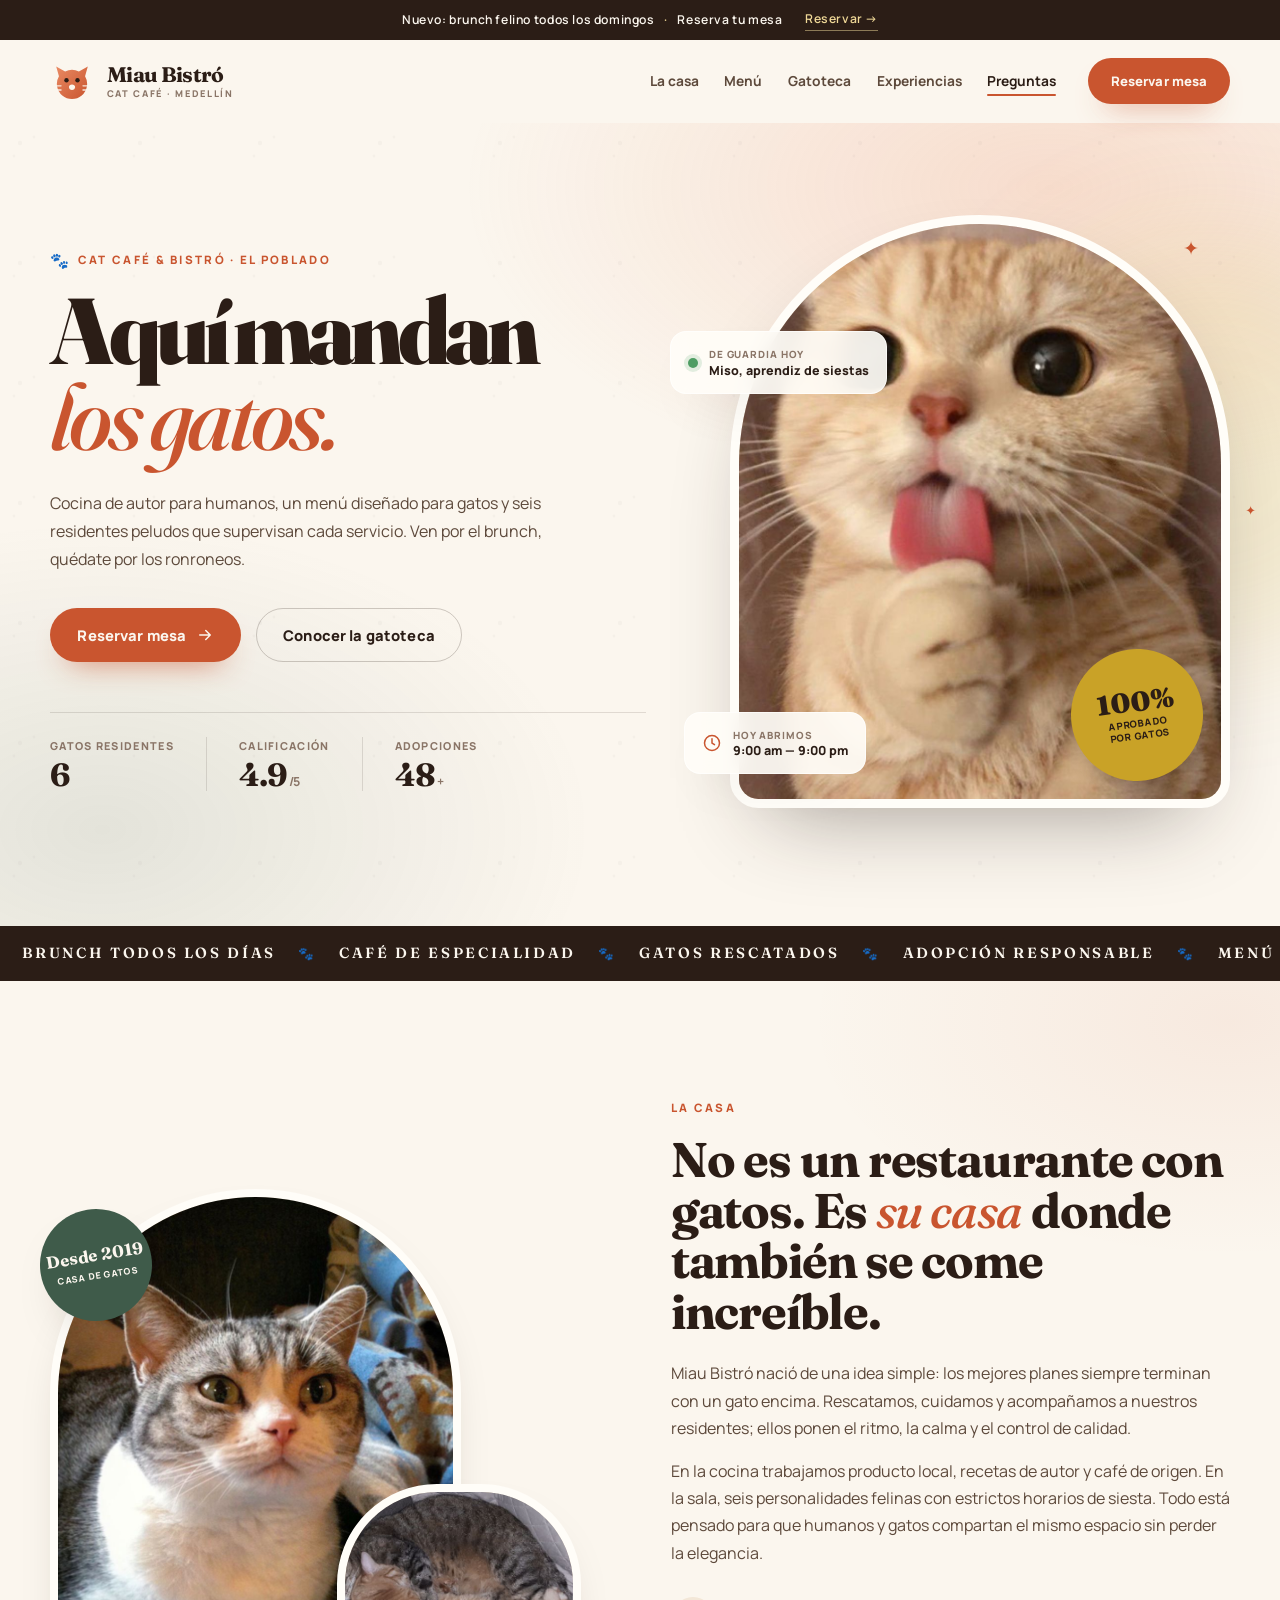
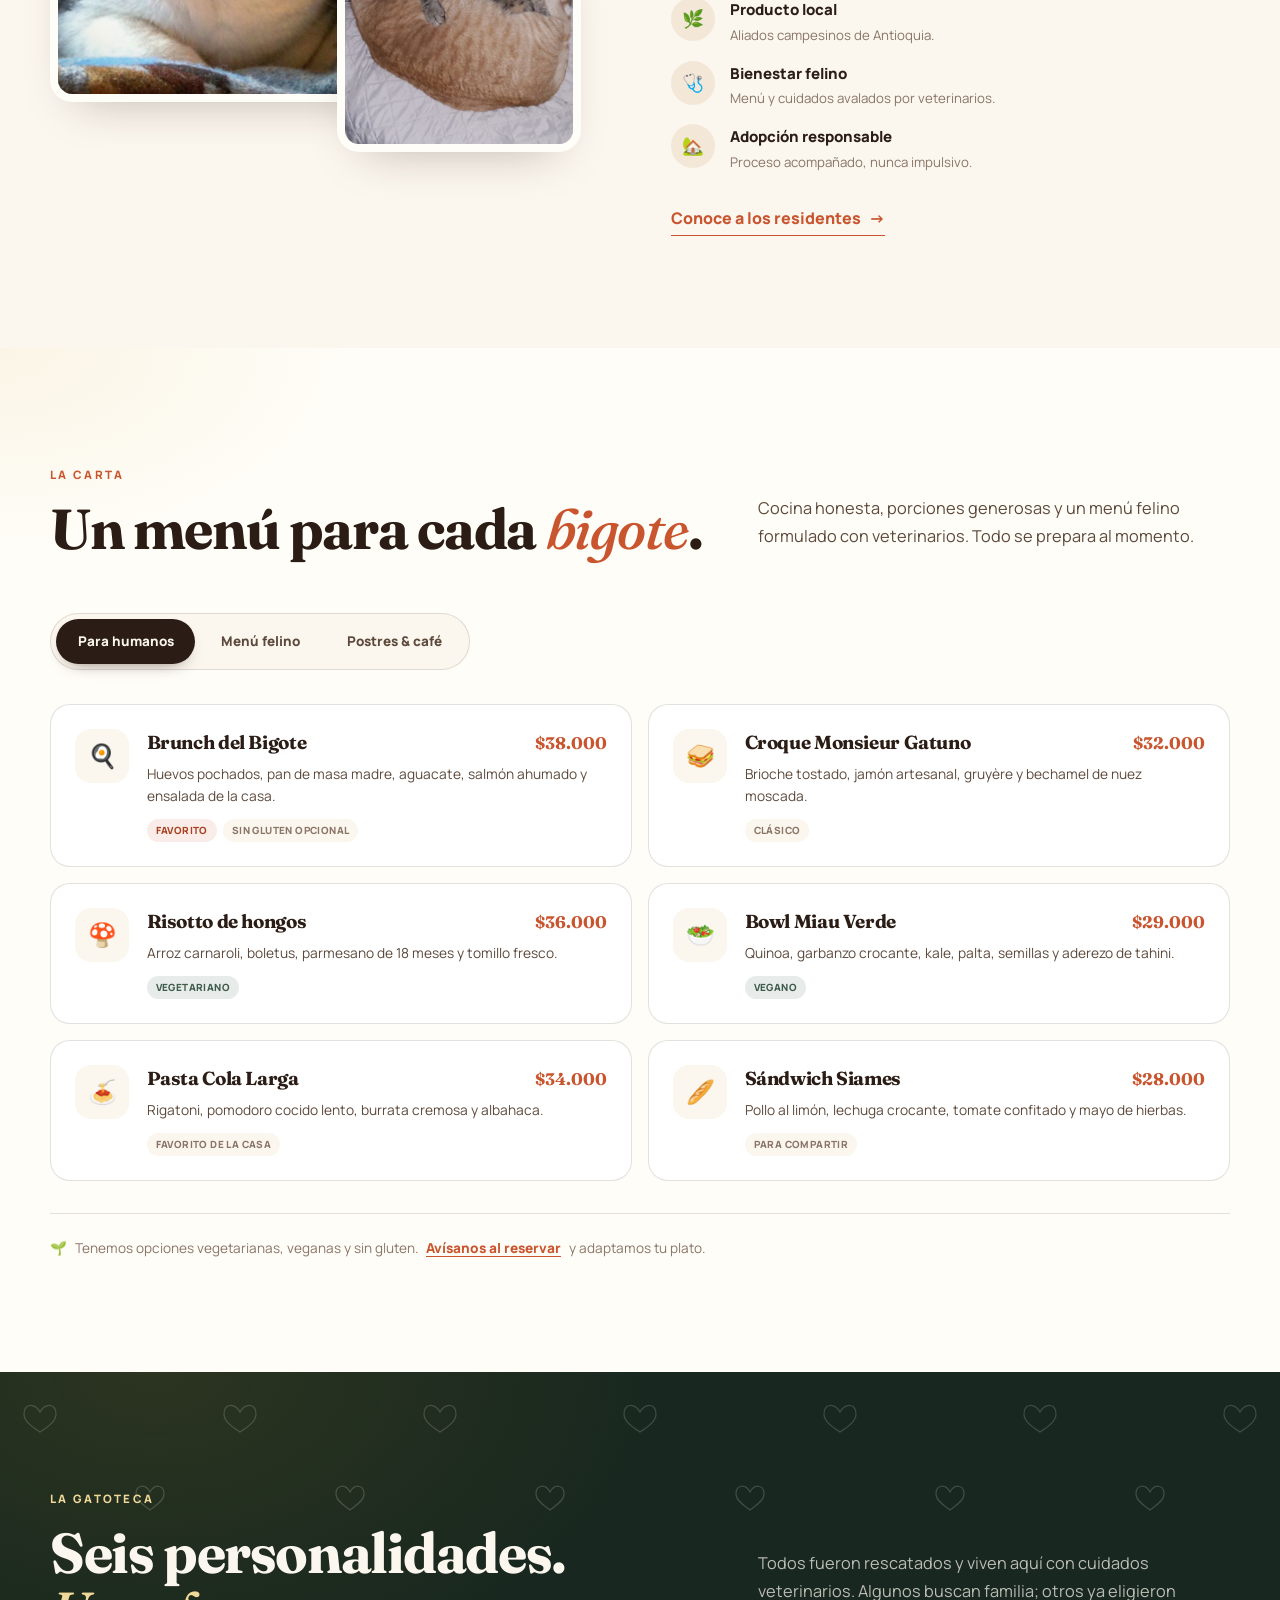
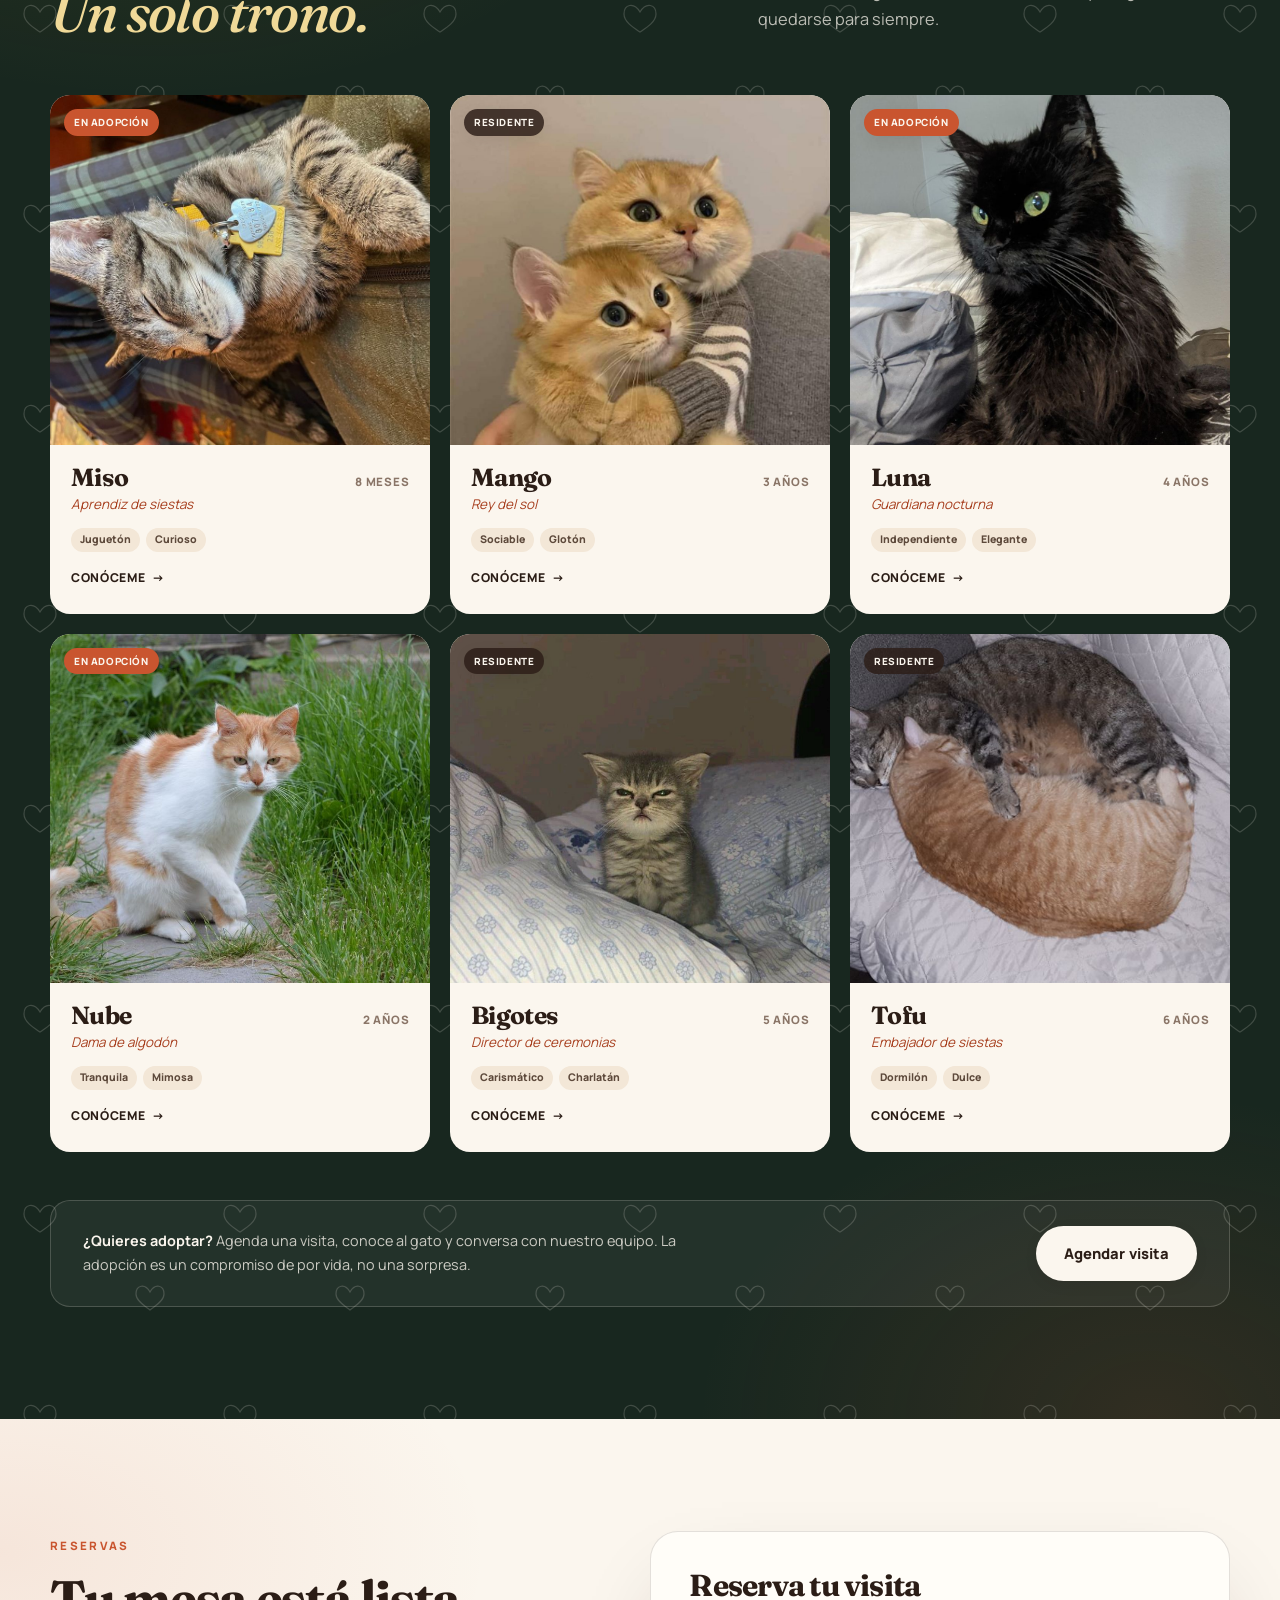
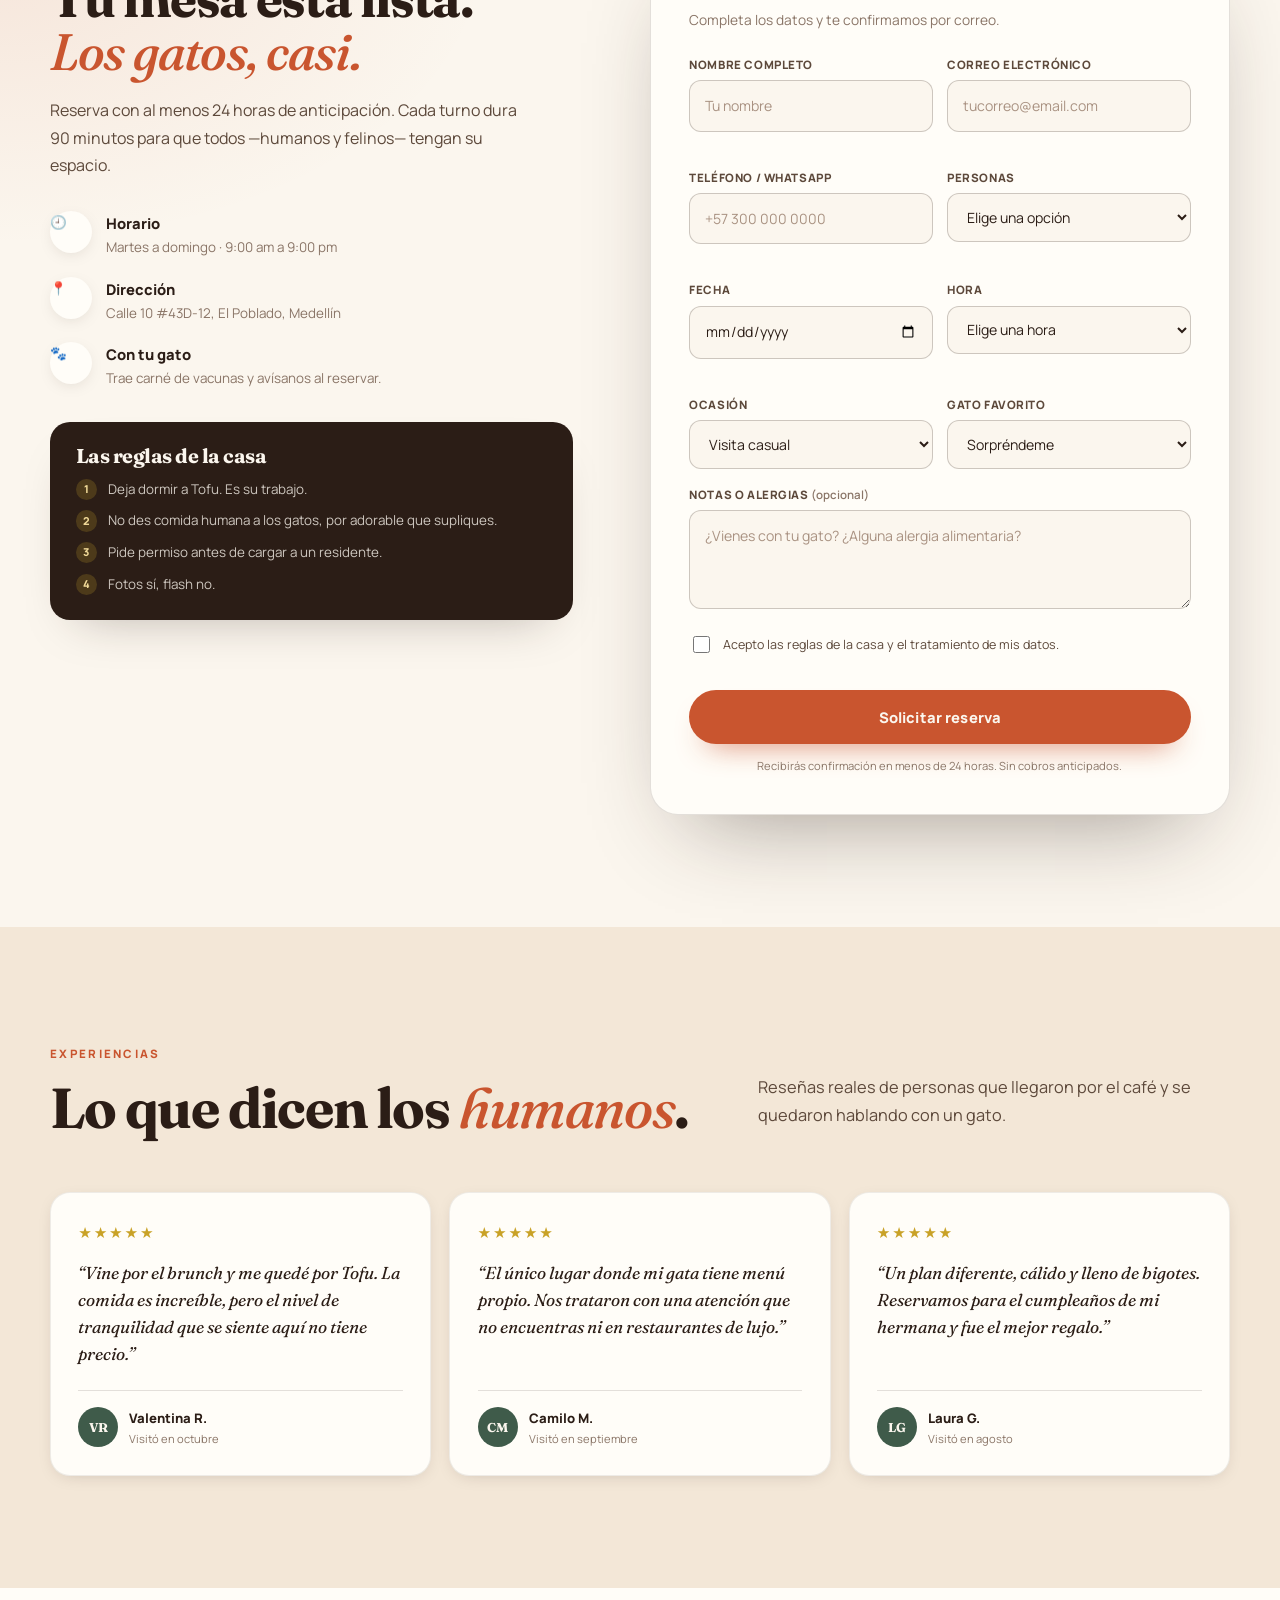
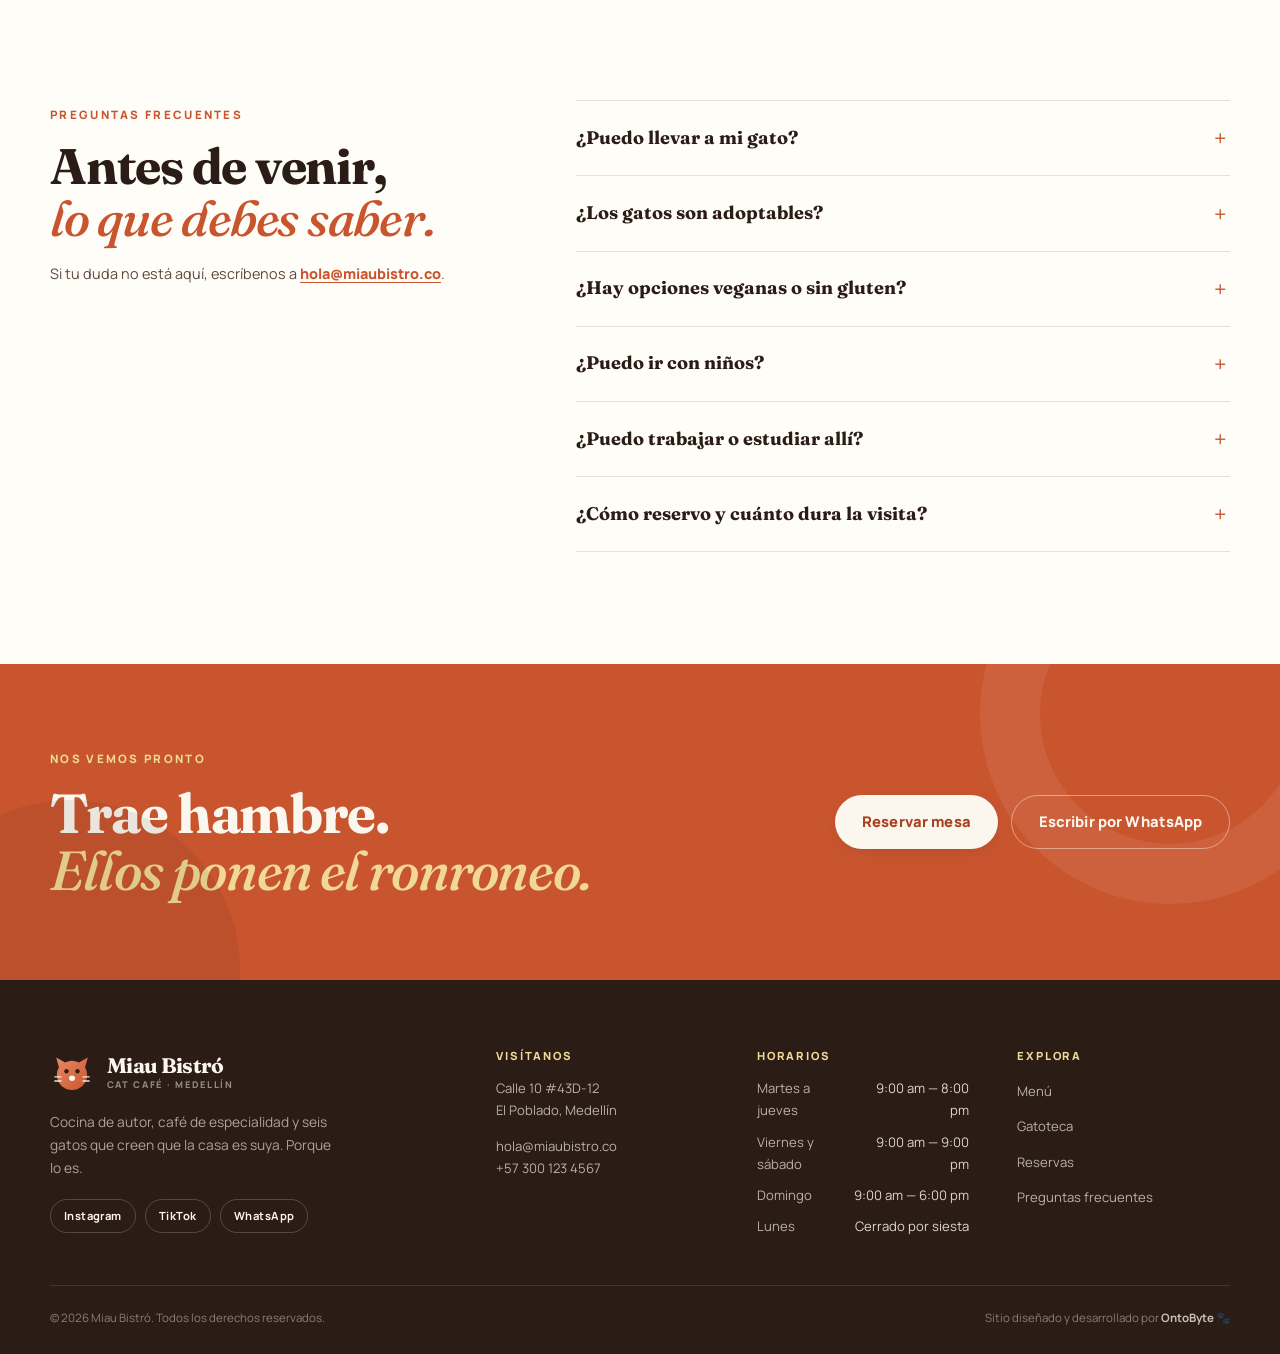
<file: index.html>
<!DOCTYPE html>
<html lang="es">
<head>
  <meta charset="UTF-8" />
  <meta name="viewport" content="width=device-width, initial-scale=1.0" />
  <title>Miau Bistró — Restaurante para gatos en Medellín</title>
  <meta name="description" content="Miau Bistró es un cat café y bistró en Medellín: cocina de autor para humanos, menú felino supervisado por veterinarios y seis gatos rescatados que mandan en casa." />
  <meta name="theme-color" content="#2B1D16" />
  <meta name="author" content="OntoByte" />
  <link rel="canonical" href="https://felipeboom3000.github.io/restaurante-gatos/" />

  <meta property="og:type" content="website" />
  <meta property="og:site_name" content="Miau Bistró" />
  <meta property="og:locale" content="es_CO" />
  <meta property="og:url" content="https://felipeboom3000.github.io/restaurante-gatos/" />
  <meta property="og:title" content="Miau Bistró — Aquí mandan los gatos" />
  <meta property="og:description" content="Brunch, café de especialidad y un menú solo para gatos. Conoce la gatoteca y reserva tu mesa." />
  <meta property="og:image" content="https://felipeboom3000.github.io/restaurante-gatos/assets/img/gato-1.jpg" />
  <meta name="twitter:card" content="summary_large_image" />
  <meta name="twitter:title" content="Miau Bistró — Aquí mandan los gatos" />
  <meta name="twitter:description" content="Brunch, café de especialidad y un menú solo para gatos." />
  <meta name="twitter:image" content="https://felipeboom3000.github.io/restaurante-gatos/assets/img/gato-1.jpg" />

  <link rel="icon" type="image/svg+xml" href="assets/img/favicon.svg" />
  <link rel="preconnect" href="https://fonts.googleapis.com" />
  <link rel="preconnect" href="https://fonts.gstatic.com" crossorigin />
  <link href="https://fonts.googleapis.com/css2?family=Fraunces:ital,opsz,wght@0,9..144,400;0,9..144,600;0,9..144,700;0,9..144,900;1,9..144,500;1,9..144,700&family=Manrope:wght@400;500;600;700;800&display=swap" rel="stylesheet" />
  <link rel="stylesheet" href="assets/css/styles.css" />
  <script>document.documentElement.classList.add("js");</script>

  <script type="application/ld+json">
  {
    "@context": "https://schema.org",
    "@type": "Restaurant",
    "name": "Miau Bistró",
    "url": "https://felipeboom3000.github.io/restaurante-gatos/",
    "image": "https://felipeboom3000.github.io/restaurante-gatos/assets/img/gato-1.jpg",
    "description": "Cat café y bistró con cocina de autor para humanos y menú felino supervisado por veterinarios.",
    "servesCuisine": ["Contemporánea", "Brunch", "Café de especialidad"],
    "priceRange": "$$",
    "address": {
      "@type": "PostalAddress",
      "streetAddress": "Calle 10 #43D-12, El Poblado",
      "addressLocality": "Medellín",
      "addressCountry": "CO"
    },
    "telephone": "+57 300 123 4567",
    "openingHours": "Tu-Su 09:00-21:00"
  }
  </script>
</head>
<body>
  <a class="skip-link" href="#contenido">Saltar al contenido</a>

  <div class="topbar" role="note">
    <p>Nuevo: brunch felino todos los domingos <span aria-hidden="true">·</span> Reserva tu mesa</p>
    <a href="#reservas">Reservar <span aria-hidden="true">→</span></a>
  </div>

  <header class="site-header" id="site-header">
    <div class="container header-inner">
      <a class="brand" href="#inicio" aria-label="Miau Bistró, ir al inicio">
        <img src="assets/img/logo.svg" alt="" width="44" height="44" />
        <span class="brand-text">
          <strong>Miau Bistró</strong>
          <small>cat café · medellín</small>
        </span>
      </a>

      <nav class="nav" id="primary-nav" aria-label="Navegación principal">
        <ul class="nav-list">
          <li><a href="#casa">La casa</a></li>
          <li><a href="#menu">Menú</a></li>
          <li><a href="#gatoteca">Gatoteca</a></li>
          <li><a href="#experiencias">Experiencias</a></li>
          <li><a href="#faq">Preguntas</a></li>
        </ul>
        <a class="btn btn-primary nav-cta" href="#reservas">Reservar mesa</a>
      </nav>

      <button class="nav-toggle" id="nav-toggle" type="button" aria-expanded="false" aria-controls="primary-nav" aria-label="Abrir menú de navegación">
        <span></span><span></span><span></span>
      </button>
    </div>
  </header>

  <main id="contenido">
    <!-- ============================== HERO ============================== -->
    <section class="hero" id="inicio">
      <div class="hero-glow" aria-hidden="true"></div>
      <div class="container hero-grid">
        <div class="hero-copy">
          <p class="eyebrow reveal">
            <span class="paw-dot" aria-hidden="true">🐾</span>
            Cat café &amp; bistró · El Poblado
          </p>
          <h1 class="reveal">
            Aquí mandan<br />
            <em>los gatos.</em>
          </h1>
          <p class="hero-lead reveal">
            Cocina de autor para humanos, un menú diseñado para gatos y seis
            residentes peludos que supervisan cada servicio. Ven por el brunch,
            quédate por los ronroneos.
          </p>
          <div class="hero-actions reveal">
            <a class="btn btn-primary" href="#reservas">
              Reservar mesa
              <svg viewBox="0 0 24 24" width="18" height="18" aria-hidden="true"><path d="M5 12h14M13 6l6 6-6 6" fill="none" stroke="currentColor" stroke-width="2" stroke-linecap="round" stroke-linejoin="round"/></svg>
            </a>
            <a class="btn btn-ghost" href="#gatoteca">Conocer la gatoteca</a>
          </div>

          <dl class="hero-stats reveal">
            <div>
              <dt>Gatos residentes</dt>
              <dd><span data-count="6">6</span></dd>
            </div>
            <div>
              <dt>Calificación</dt>
              <dd><span data-count="4.9" data-decimals="1">4.9</span><small>/5</small></dd>
            </div>
            <div>
              <dt>Adopciones</dt>
              <dd><span data-count="48">48</span><small>+</small></dd>
            </div>
          </dl>
        </div>

        <div class="hero-visual reveal" aria-hidden="false">
          <div class="hero-arch">
            <img src="assets/img/gato-1.jpg" alt="Gato residente de Miau Bistró mirando a cámara" width="1000" height="1000" fetchpriority="high" />
            <div class="hero-sticker">
              <span>100%</span>
              <strong>aprobado<br />por gatos</strong>
            </div>
          </div>

          <div class="floating-card card-staff">
            <span class="status-dot" aria-hidden="true"></span>
            <div>
              <small>De guardia hoy</small>
              <strong>Miso, aprendiz de siestas</strong>
            </div>
          </div>

          <div class="floating-card card-hours">
            <svg viewBox="0 0 24 24" width="20" height="20" aria-hidden="true"><circle cx="12" cy="12" r="9" fill="none" stroke="currentColor" stroke-width="1.8"/><path d="M12 7v5l3 2" fill="none" stroke="currentColor" stroke-width="1.8" stroke-linecap="round"/></svg>
            <div>
              <small>Hoy abrimos</small>
              <strong>9:00 am — 9:00 pm</strong>
            </div>
          </div>

          <span class="spark spark-1" aria-hidden="true">✦</span>
          <span class="spark spark-2" aria-hidden="true">✦</span>
        </div>
      </div>
    </section>

    <!-- ============================= MARQUEE ============================= -->
    <div class="marquee" aria-hidden="true">
      <div class="marquee-track">
        <span>Brunch todos los días</span><span class="sep">🐾</span>
        <span>Café de especialidad</span><span class="sep">🐾</span>
        <span>Gatos rescatados</span><span class="sep">🐾</span>
        <span>Adopción responsable</span><span class="sep">🐾</span>
        <span>Menú felino</span><span class="sep">🐾</span>
        <span>Brunch todos los días</span><span class="sep">🐾</span>
        <span>Café de especialidad</span><span class="sep">🐾</span>
        <span>Gatos rescatados</span><span class="sep">🐾</span>
        <span>Adopción responsable</span><span class="sep">🐾</span>
        <span>Menú felino</span><span class="sep">🐾</span>
      </div>
    </div>

    <!-- ============================== CASA ============================== -->
    <section class="section about" id="casa">
      <div class="container about-grid">
        <div class="about-media reveal">
          <figure class="about-img about-img-main">
            <img src="assets/img/gato-8.jpg" alt="Gato descansando en una silla del bistró" width="1000" height="1000" loading="lazy" />
          </figure>
          <figure class="about-img about-img-small">
            <img src="assets/img/gato-7.jpg" alt="Gato durmiendo plácidamente" width="1000" height="1000" loading="lazy" />
          </figure>
          <div class="about-badge">
            <strong>Desde 2019</strong>
            <span>casa de gatos</span>
          </div>
        </div>

        <div class="about-copy">
          <p class="eyebrow reveal">La casa</p>
          <h2 class="reveal">No es un restaurante con gatos. Es <em>su casa</em> donde también se come increíble.</h2>
          <p class="reveal">
            Miau Bistró nació de una idea simple: los mejores planes siempre
            terminan con un gato encima. Rescatamos, cuidamos y acompañamos a
            nuestros residentes; ellos ponen el ritmo, la calma y el control de
            calidad.
          </p>
          <p class="reveal">
            En la cocina trabajamos producto local, recetas de autor y café de
            origen. En la sala, seis personalidades felinas con estrictos
            horarios de siesta. Todo está pensado para que humanos y gatos
            compartan el mismo espacio sin perder la elegancia.
          </p>

          <ul class="values reveal">
            <li>
              <span class="value-icon" aria-hidden="true">🌿</span>
              <div><strong>Producto local</strong><small>Aliados campesinos de Antioquia.</small></div>
            </li>
            <li>
              <span class="value-icon" aria-hidden="true">🩺</span>
              <div><strong>Bienestar felino</strong><small>Menú y cuidados avalados por veterinarios.</small></div>
            </li>
            <li>
              <span class="value-icon" aria-hidden="true">🏡</span>
              <div><strong>Adopción responsable</strong><small>Proceso acompañado, nunca impulsivo.</small></div>
            </li>
          </ul>

          <a class="link-arrow reveal" href="#gatoteca">Conoce a los residentes <span aria-hidden="true">→</span></a>
        </div>
      </div>
    </section>

    <!-- ============================== MENÚ ============================== -->
    <section class="section menu-section" id="menu">
      <div class="container">
        <div class="section-head">
          <div>
            <p class="eyebrow reveal">La carta</p>
            <h2 class="reveal">Un menú para cada <em>bigote</em>.</h2>
          </div>
          <p class="section-lead reveal">
            Cocina honesta, porciones generosas y un menú felino formulado con
            veterinarios. Todo se prepara al momento.
          </p>
        </div>

        <div class="menu-tabs reveal" role="tablist" aria-label="Categorías del menú">
          <button class="menu-tab is-active" type="button" role="tab" id="tab-humanos" aria-selected="true" aria-controls="panel-menu" data-filter="humanos">Para humanos</button>
          <button class="menu-tab" type="button" role="tab" id="tab-felino" aria-selected="false" aria-controls="panel-menu" data-filter="felino">Menú felino</button>
          <button class="menu-tab" type="button" role="tab" id="tab-cafe" aria-selected="false" aria-controls="panel-menu" data-filter="cafe">Postres &amp; café</button>
        </div>

        <div class="menu-panel" id="panel-menu" role="tabpanel" aria-labelledby="tab-humanos" tabindex="0">
          <div class="menu-grid" id="menu-grid">
            <article class="menu-item" data-category="humanos">
              <div class="menu-emoji" aria-hidden="true">🍳</div>
              <div class="menu-info">
                <div class="menu-title-row"><h3>Brunch del Bigote</h3><span class="price">$38.000</span></div>
                <p>Huevos pochados, pan de masa madre, aguacate, salmón ahumado y ensalada de la casa.</p>
                <div class="tags"><span class="tag tag-hot">Favorito</span><span class="tag">Sin gluten opcional</span></div>
              </div>
            </article>
            <article class="menu-item" data-category="humanos">
              <div class="menu-emoji" aria-hidden="true">🥪</div>
              <div class="menu-info">
                <div class="menu-title-row"><h3>Croque Monsieur Gatuno</h3><span class="price">$32.000</span></div>
                <p>Brioche tostado, jamón artesanal, gruyère y bechamel de nuez moscada.</p>
                <div class="tags"><span class="tag">Clásico</span></div>
              </div>
            </article>
            <article class="menu-item" data-category="humanos">
              <div class="menu-emoji" aria-hidden="true">🍄</div>
              <div class="menu-info">
                <div class="menu-title-row"><h3>Risotto de hongos</h3><span class="price">$36.000</span></div>
                <p>Arroz carnaroli, boletus, parmesano de 18 meses y tomillo fresco.</p>
                <div class="tags"><span class="tag tag-veg">Vegetariano</span></div>
              </div>
            </article>
            <article class="menu-item" data-category="humanos">
              <div class="menu-emoji" aria-hidden="true">🥗</div>
              <div class="menu-info">
                <div class="menu-title-row"><h3>Bowl Miau Verde</h3><span class="price">$29.000</span></div>
                <p>Quinoa, garbanzo crocante, kale, palta, semillas y aderezo de tahini.</p>
                <div class="tags"><span class="tag tag-veg">Vegano</span></div>
              </div>
            </article>
            <article class="menu-item" data-category="humanos">
              <div class="menu-emoji" aria-hidden="true">🍝</div>
              <div class="menu-info">
                <div class="menu-title-row"><h3>Pasta Cola Larga</h3><span class="price">$34.000</span></div>
                <p>Rigatoni, pomodoro cocido lento, burrata cremosa y albahaca.</p>
                <div class="tags"><span class="tag">Favorito de la casa</span></div>
              </div>
            </article>
            <article class="menu-item" data-category="humanos">
              <div class="menu-emoji" aria-hidden="true">🥖</div>
              <div class="menu-info">
                <div class="menu-title-row"><h3>Sándwich Siames</h3><span class="price">$28.000</span></div>
                <p>Pollo al limón, lechuga crocante, tomate confitado y mayo de hierbas.</p>
                <div class="tags"><span class="tag">Para compartir</span></div>
              </div>
            </article>

            <article class="menu-item" data-category="felino" hidden>
              <div class="menu-emoji" aria-hidden="true">🐟</div>
              <div class="menu-info">
                <div class="menu-title-row"><h3>Salmón al vapor</h3><span class="price">$18.000</span></div>
                <p>Salmón fresco sin espinas, al vapor y servido a temperatura ambiente.</p>
                <div class="tags"><span class="tag tag-cat">Alto en omega 3</span></div>
              </div>
            </article>
            <article class="menu-item" data-category="felino" hidden>
              <div class="menu-emoji" aria-hidden="true">🍗</div>
              <div class="menu-info">
                <div class="menu-title-row"><h3>Pollo desmechado</h3><span class="price">$15.000</span></div>
                <p>Pechuga de pollo cocida sin sal, desmechada y con caldo de la casa.</p>
                <div class="tags"><span class="tag tag-cat">Fácil de digerir</span></div>
              </div>
            </article>
            <article class="menu-item" data-category="felino" hidden>
              <div class="menu-emoji" aria-hidden="true">🐠</div>
              <div class="menu-info">
                <div class="menu-title-row"><h3>Atún premium</h3><span class="price">$16.000</span></div>
                <p>Lomos de atún en agua, porción individual y presentación tibia.</p>
                <div class="tags"><span class="tag tag-cat">Sin condimentos</span></div>
              </div>
            </article>
            <article class="menu-item" data-category="felino" hidden>
              <div class="menu-emoji" aria-hidden="true">🥣</div>
              <div class="menu-info">
                <div class="menu-title-row"><h3>Paté de la casa</h3><span class="price">$12.000</span></div>
                <p>Mezcla suave de pollo, hígado y caldo, receta avalada por veterinaria.</p>
                <div class="tags"><span class="tag tag-cat">Receta de la casa</span></div>
              </div>
            </article>
            <article class="menu-item menu-note" data-category="felino" hidden>
              <div class="menu-emoji" aria-hidden="true">🩺</div>
              <div class="menu-info">
                <h3>Solo para huéspedes felinos</h3>
                <p>Porciones individuales, sin sal ni condimentos. Si vienes con tu gato, cuéntanos sus alergias al reservar. El menú felino requiere reserva previa.</p>
                <div class="tags"><span class="tag tag-cat">Supervisado por veterinaria</span></div>
              </div>
            </article>

            <article class="menu-item" data-category="cafe" hidden>
              <div class="menu-emoji" aria-hidden="true">🍰</div>
              <div class="menu-info">
                <div class="menu-title-row"><h3>Tarta de maracuyá</h3><span class="price">$16.000</span></div>
                <p>Base de galleta, crema de queso y curd de maracuyá fresco.</p>
                <div class="tags"><span class="tag tag-hot">La más pedida</span></div>
              </div>
            </article>
            <article class="menu-item" data-category="cafe" hidden>
              <div class="menu-emoji" aria-hidden="true">🥐</div>
              <div class="menu-info">
                <div class="menu-title-row"><h3>Croissant de almendra</h3><span class="price">$12.000</span></div>
                <p>Hojaldre de mantequilla, crema de almendra y azúcar glass.</p>
                <div class="tags"><span class="tag">Recién horneado</span></div>
              </div>
            </article>
            <article class="menu-item" data-category="cafe" hidden>
              <div class="menu-emoji" aria-hidden="true">☕</div>
              <div class="menu-info">
                <div class="menu-title-row"><h3>Flat white</h3><span class="price">$10.000</span></div>
                <p>Doble espresso de origen y leche texturizada. Café de especialidad.</p>
                <div class="tags"><span class="tag">Origen Antioquia</span></div>
              </div>
            </article>
            <article class="menu-item" data-category="cafe" hidden>
              <div class="menu-emoji" aria-hidden="true">🍫</div>
              <div class="menu-info">
                <div class="menu-title-row"><h3>Mocha Bigotes</h3><span class="price">$13.000</span></div>
                <p>Espresso, chocolate 70%, leche y un toque de canela.</p>
                <div class="tags"><span class="tag">Favorito</span></div>
              </div>
            </article>
            <article class="menu-item" data-category="cafe" hidden>
              <div class="menu-emoji" aria-hidden="true">🍋</div>
              <div class="menu-info">
                <div class="menu-title-row"><h3>Limonada de la abuela</h3><span class="price">$9.000</span></div>
                <p>Limón, hierbabuena y un secreto de familia. Sin azúcar añadida.</p>
                <div class="tags"><span class="tag tag-veg">Vegana</span></div>
              </div>
            </article>
            <article class="menu-item" data-category="cafe" hidden>
              <div class="menu-emoji" aria-hidden="true">🍨</div>
              <div class="menu-info">
                <div class="menu-title-row"><h3>Affogato Miau</h3><span class="price">$14.000</span></div>
                <p>Helado de vainilla de la casa ahogado en espresso caliente.</p>
                <div class="tags"><span class="tag">Para terminar</span></div>
              </div>
            </article>
          </div>
        </div>

        <p class="menu-footnote reveal">
          <span aria-hidden="true">🌱</span> Tenemos opciones vegetarianas, veganas y sin gluten.
          <a href="#reservas">Avísanos al reservar</a> y adaptamos tu plato.
        </p>
      </div>
    </section>

    <!-- ============================ GATOTECA ============================ -->
    <section class="section gatoteca" id="gatoteca">
      <div class="container">
        <div class="section-head section-head-light">
          <div>
            <p class="eyebrow reveal">La gatoteca</p>
            <h2 class="reveal">Seis personalidades.<br /><em>Un solo trono.</em></h2>
          </div>
          <p class="section-lead reveal">
            Todos fueron rescatados y viven aquí con cuidados veterinarios.
            Algunos buscan familia; otros ya eligieron quedarse para siempre.
          </p>
        </div>

        <div class="cat-grid">
          <article class="cat-card reveal" data-cat="miso" tabindex="0" role="button" aria-label="Conocer a Miso">
            <div class="cat-photo"><img src="assets/img/gato-2.jpg" alt="Miso, gato atigrado" width="1000" height="1000" loading="lazy" /><span class="cat-status">En adopción</span></div>
            <div class="cat-body">
              <div class="cat-name-row"><h3>Miso</h3><span>8 meses</span></div>
              <p class="cat-role">Aprendiz de siestas</p>
              <div class="cat-traits"><span>Juguetón</span><span>Curioso</span></div>
              <span class="cat-link">Conóceme <span aria-hidden="true">→</span></span>
            </div>
          </article>

          <article class="cat-card reveal" data-cat="mango" tabindex="0" role="button" aria-label="Conocer a Mango">
            <div class="cat-photo"><img src="assets/img/gato-3.jpg" alt="Mango, gato naranja" width="1000" height="1000" loading="lazy" /><span class="cat-status cat-status-home">Residente</span></div>
            <div class="cat-body">
              <div class="cat-name-row"><h3>Mango</h3><span>3 años</span></div>
              <p class="cat-role">Rey del sol</p>
              <div class="cat-traits"><span>Sociable</span><span>Glotón</span></div>
              <span class="cat-link">Conóceme <span aria-hidden="true">→</span></span>
            </div>
          </article>

          <article class="cat-card reveal" data-cat="luna" tabindex="0" role="button" aria-label="Conocer a Luna">
            <div class="cat-photo"><img src="assets/img/gato-4.jpg" alt="Luna, gata negra" width="1000" height="1000" loading="lazy" /><span class="cat-status">En adopción</span></div>
            <div class="cat-body">
              <div class="cat-name-row"><h3>Luna</h3><span>4 años</span></div>
              <p class="cat-role">Guardiana nocturna</p>
              <div class="cat-traits"><span>Independiente</span><span>Elegante</span></div>
              <span class="cat-link">Conóceme <span aria-hidden="true">→</span></span>
            </div>
          </article>

          <article class="cat-card reveal" data-cat="nube" tabindex="0" role="button" aria-label="Conocer a Nube">
            <div class="cat-photo"><img src="assets/img/gato-5.jpg" alt="Nube, gata blanca" width="1000" height="1000" loading="lazy" /><span class="cat-status">En adopción</span></div>
            <div class="cat-body">
              <div class="cat-name-row"><h3>Nube</h3><span>2 años</span></div>
              <p class="cat-role">Dama de algodón</p>
              <div class="cat-traits"><span>Tranquila</span><span>Mimosa</span></div>
              <span class="cat-link">Conóceme <span aria-hidden="true">→</span></span>
            </div>
          </article>

          <article class="cat-card reveal" data-cat="bigotes" tabindex="0" role="button" aria-label="Conocer a Bigotes">
            <div class="cat-photo"><img src="assets/img/gato-6.jpg" alt="Bigotes, gato de mirada curiosa" width="1000" height="1000" loading="lazy" /><span class="cat-status cat-status-home">Residente</span></div>
            <div class="cat-body">
              <div class="cat-name-row"><h3>Bigotes</h3><span>5 años</span></div>
              <p class="cat-role">Director de ceremonias</p>
              <div class="cat-traits"><span>Carismático</span><span>Charlatán</span></div>
              <span class="cat-link">Conóceme <span aria-hidden="true">→</span></span>
            </div>
          </article>

          <article class="cat-card reveal" data-cat="tofu" tabindex="0" role="button" aria-label="Conocer a Tofu">
            <div class="cat-photo"><img src="assets/img/gato-7.jpg" alt="Tofu, gato dormilón" width="1000" height="1000" loading="lazy" /><span class="cat-status cat-status-home">Residente</span></div>
            <div class="cat-body">
              <div class="cat-name-row"><h3>Tofu</h3><span>6 años</span></div>
              <p class="cat-role">Embajador de siestas</p>
              <div class="cat-traits"><span>Dormilón</span><span>Dulce</span></div>
              <span class="cat-link">Conóceme <span aria-hidden="true">→</span></span>
            </div>
          </article>
        </div>

        <div class="gatoteca-note reveal">
          <p><strong>¿Quieres adoptar?</strong> Agenda una visita, conoce al gato y conversa con nuestro equipo. La adopción es un compromiso de por vida, no una sorpresa.</p>
          <a class="btn btn-light" href="#reservas">Agendar visita</a>
        </div>
      </div>
    </section>

    <!-- ============================ RESERVAS ============================ -->
    <section class="section reservas" id="reservas">
      <div class="container reservas-grid">
        <div class="reservas-copy">
          <p class="eyebrow reveal">Reservas</p>
          <h2 class="reveal">Tu mesa está lista.<br /><em>Los gatos, casi.</em></h2>
          <p class="reveal">
            Reserva con al menos 24 horas de anticipación. Cada turno dura
            90 minutos para que todos —humanos y felinos— tengan su espacio.
          </p>

          <ul class="reserva-info reveal">
            <li>
              <span class="info-icon" aria-hidden="true">🕘</span>
              <div><strong>Horario</strong><span>Martes a domingo · 9:00 am a 9:00 pm</span></div>
            </li>
            <li>
              <span class="info-icon" aria-hidden="true">📍</span>
              <div><strong>Dirección</strong><span>Calle 10 #43D-12, El Poblado, Medellín</span></div>
            </li>
            <li>
              <span class="info-icon" aria-hidden="true">🐾</span>
              <div><strong>Con tu gato</strong><span>Trae carné de vacunas y avísanos al reservar.</span></div>
            </li>
          </ul>

          <div class="rules-card reveal">
            <h3>Las reglas de la casa</h3>
            <ol>
              <li>Deja dormir a Tofu. Es su trabajo.</li>
              <li>No des comida humana a los gatos, por adorable que supliques.</li>
              <li>Pide permiso antes de cargar a un residente.</li>
              <li>Fotos sí, flash no.</li>
            </ol>
          </div>
        </div>

        <div class="reservas-form-wrap reveal">
          <form class="reserva-form" id="reserva-form" novalidate>
            <h3>Reserva tu visita</h3>
            <p class="form-intro">Completa los datos y te confirmamos por correo.</p>

            <div class="form-row">
              <div class="field">
                <label for="nombre">Nombre completo</label>
                <input type="text" id="nombre" name="nombre" autocomplete="name" placeholder="Tu nombre" required />
                <small class="error" data-error-for="nombre"></small>
              </div>
              <div class="field">
                <label for="correo">Correo electrónico</label>
                <input type="email" id="correo" name="correo" autocomplete="email" placeholder="tucorreo@email.com" required />
                <small class="error" data-error-for="correo"></small>
              </div>
            </div>

            <div class="form-row">
              <div class="field">
                <label for="telefono">Teléfono / WhatsApp</label>
                <input type="tel" id="telefono" name="telefono" autocomplete="tel" placeholder="+57 300 000 0000" required />
                <small class="error" data-error-for="telefono"></small>
              </div>
              <div class="field">
                <label for="personas">Personas</label>
                <select id="personas" name="personas" required>
                  <option value="">Elige una opción</option>
                  <option value="1">1 persona</option>
                  <option value="2">2 personas</option>
                  <option value="3">3 personas</option>
                  <option value="4">4 personas</option>
                  <option value="5">5 personas</option>
                  <option value="6">6 personas</option>
                  <option value="7+">Más de 6 (te contactamos)</option>
                </select>
                <small class="error" data-error-for="personas"></small>
              </div>
            </div>

            <div class="form-row">
              <div class="field">
                <label for="fecha">Fecha</label>
                <input type="date" id="fecha" name="fecha" required />
                <small class="error" data-error-for="fecha"></small>
              </div>
              <div class="field">
                <label for="hora">Hora</label>
                <select id="hora" name="hora" required>
                  <option value="">Elige una hora</option>
                  <option value="09:00">9:00 am</option>
                  <option value="11:00">11:00 am</option>
                  <option value="13:00">1:00 pm</option>
                  <option value="15:00">3:00 pm</option>
                  <option value="17:00">5:00 pm</option>
                  <option value="19:00">7:00 pm</option>
                </select>
                <small class="error" data-error-for="hora"></small>
              </div>
            </div>

            <div class="form-row">
              <div class="field">
                <label for="ocasion">Ocasión</label>
                <select id="ocasion" name="ocasion">
                  <option value="Visita casual">Visita casual</option>
                  <option value="Cumpleaños">Cumpleaños</option>
                  <option value="Cita romántica">Cita romántica</option>
                  <option value="Plan con amigos">Plan con amigos</option>
                  <option value="Conocer un gato">Conocer un gato para adoptar</option>
                </select>
              </div>
              <div class="field">
                <label for="gato">Gato favorito</label>
                <select id="gato" name="gato">
                  <option value="Sorpréndeme">Sorpréndeme</option>
                  <option value="Miso">Miso</option>
                  <option value="Mango">Mango</option>
                  <option value="Luna">Luna</option>
                  <option value="Nube">Nube</option>
                  <option value="Bigotes">Bigotes</option>
                  <option value="Tofu">Tofu</option>
                </select>
              </div>
            </div>

            <div class="field">
              <label for="notas">Notas o alergias <span class="optional">(opcional)</span></label>
              <textarea id="notas" name="notas" rows="3" placeholder="¿Vienes con tu gato? ¿Alguna alergia alimentaria?"></textarea>
            </div>

            <label class="checkbox">
              <input type="checkbox" id="acepto" name="acepto" required />
              <span>Acepto las reglas de la casa y el tratamiento de mis datos.</span>
            </label>
            <small class="error" data-error-for="acepto"></small>

            <button class="btn btn-primary btn-block" type="submit">Solicitar reserva</button>
            <p class="form-legal">Recibirás confirmación en menos de 24 horas. Sin cobros anticipados.</p>
          </form>

          <div class="reserva-success" id="reserva-success" hidden>
            <span class="success-icon" aria-hidden="true">🐾</span>
            <h3>¡Reserva solicitada!</h3>
            <p>Gracias, <strong id="success-name">—</strong>. Guardamos tu solicitud:</p>
            <ul class="success-details" id="success-details"></ul>
            <p class="success-code">Código de reserva: <strong id="success-code">—</strong></p>
            <p class="success-note">Te escribiremos a <strong id="success-email">—</strong> para confirmar. Si no llega en 24 horas, revisa spam o escríbenos.</p>
            <button class="btn btn-ghost" type="button" id="new-reservation">Hacer otra reserva</button>
          </div>
        </div>
      </div>
    </section>

    <!-- ========================== EXPERIENCIAS ========================== -->
    <section class="section experiencias" id="experiencias">
      <div class="container">
        <div class="section-head">
          <div>
            <p class="eyebrow reveal">Experiencias</p>
            <h2 class="reveal">Lo que dicen los <em>humanos</em>.</h2>
          </div>
          <p class="section-lead reveal">
            Reseñas reales de personas que llegaron por el café y se quedaron
            hablando con un gato.
          </p>
        </div>

        <div class="testimonials">
          <figure class="testimonial reveal">
            <div class="stars" aria-label="5 de 5 estrellas">★★★★★</div>
            <blockquote>“Vine por el brunch y me quedé por Tofu. La comida es increíble, pero el nivel de tranquilidad que se siente aquí no tiene precio.”</blockquote>
            <figcaption><span class="avatar" aria-hidden="true">VR</span><div><strong>Valentina R.</strong><small>Visitó en octubre</small></div></figcaption>
          </figure>
          <figure class="testimonial reveal">
            <div class="stars" aria-label="5 de 5 estrellas">★★★★★</div>
            <blockquote>“El único lugar donde mi gata tiene menú propio. Nos trataron con una atención que no encuentras ni en restaurantes de lujo.”</blockquote>
            <figcaption><span class="avatar" aria-hidden="true">CM</span><div><strong>Camilo M.</strong><small>Visitó en septiembre</small></div></figcaption>
          </figure>
          <figure class="testimonial reveal">
            <div class="stars" aria-label="5 de 5 estrellas">★★★★★</div>
            <blockquote>“Un plan diferente, cálido y lleno de bigotes. Reservamos para el cumpleaños de mi hermana y fue el mejor regalo.”</blockquote>
            <figcaption><span class="avatar" aria-hidden="true">LG</span><div><strong>Laura G.</strong><small>Visitó en agosto</small></div></figcaption>
          </figure>
        </div>
      </div>
    </section>

    <!-- ============================== FAQ ============================== -->
    <section class="section faq" id="faq">
      <div class="container faq-grid">
        <div class="faq-copy">
          <p class="eyebrow reveal">Preguntas frecuentes</p>
          <h2 class="reveal">Antes de venir,<br /><em>lo que debes saber.</em></h2>
          <p class="reveal">Si tu duda no está aquí, escríbenos a <a href="mailto:hola@miaubistro.co">hola@miaubistro.co</a>.</p>
        </div>

        <div class="faq-list reveal">
          <details>
            <summary>¿Puedo llevar a mi gato?</summary>
            <p>Sí, con reserva previa y carné de vacunas vigente. Tu gato debe venir en transportadora y tener al menos 6 meses. Contamos con una zona separada para visitas felinas.</p>
          </details>
          <details>
            <summary>¿Los gatos son adoptables?</summary>
            <p>Miso, Luna y Nube buscan familia. Mango, Bigotes y Tofu son residentes permanentes. La adopción incluye entrevista, visita y seguimiento.</p>
          </details>
          <details>
            <summary>¿Hay opciones veganas o sin gluten?</summary>
            <p>Sí. Tenemos platos vegetarianos, veganos y sin gluten. Avísanos al reservar para adaptar tu pedido y evitar contaminación cruzada.</p>
          </details>
          <details>
            <summary>¿Puedo ir con niños?</summary>
            <p>Claro, siempre acompañados de un adulto. Les pedimos hablar suave, no perseguir a los gatos y respetar sus zonas de descanso.</p>
          </details>
          <details>
            <summary>¿Puedo trabajar o estudiar allí?</summary>
            <p>Sí, de martes a jueves de 9:00 am a 5:00 pm tenemos zona de coworking con wifi y enchufes. Los fines de semana priorizamos las mesas para comer.</p>
          </details>
          <details>
            <summary>¿Cómo reservo y cuánto dura la visita?</summary>
            <p>Reserva desde esta página con 24 horas de anticipación. Cada turno dura 90 minutos; si quieres quedarte más, pregunta por disponibilidad al llegar.</p>
          </details>
        </div>
      </div>
    </section>

    <!-- ============================== CTA ============================== -->
    <section class="cta-band">
      <div class="container cta-inner reveal">
        <div>
          <p class="eyebrow">Nos vemos pronto</p>
          <h2>Trae hambre.<br /><em>Ellos ponen el ronroneo.</em></h2>
        </div>
        <div class="cta-actions">
          <a class="btn btn-light" href="#reservas">Reservar mesa</a>
          <a class="btn btn-outline-light" href="https://wa.me/573001234567" target="_blank" rel="noopener">Escribir por WhatsApp</a>
        </div>
      </div>
    </section>
  </main>

  <!-- ============================== FOOTER ============================== -->
  <footer class="site-footer">
    <div class="container footer-grid">
      <div class="footer-brand">
        <a class="brand" href="#inicio" aria-label="Miau Bistró, ir al inicio">
          <img src="assets/img/logo.svg" alt="" width="48" height="48" />
          <span class="brand-text"><strong>Miau Bistró</strong><small>cat café · medellín</small></span>
        </a>
        <p>Cocina de autor, café de especialidad y seis gatos que creen que la casa es suya. Porque lo es.</p>
        <div class="socials" aria-label="Redes sociales">
          <a href="#" aria-label="Instagram de Miau Bistró">Instagram</a>
          <a href="#" aria-label="TikTok de Miau Bistró">TikTok</a>
          <a href="https://wa.me/573001234567" target="_blank" rel="noopener" aria-label="WhatsApp de Miau Bistró">WhatsApp</a>
        </div>
      </div>

      <div class="footer-col">
        <h3>Visítanos</h3>
        <p>Calle 10 #43D-12<br />El Poblado, Medellín</p>
        <p><a href="mailto:hola@miaubistro.co">hola@miaubistro.co</a><br /><a href="tel:+573001234567">+57 300 123 4567</a></p>
      </div>

      <div class="footer-col">
        <h3>Horarios</h3>
        <dl class="hours">
          <div><dt>Martes a jueves</dt><dd>9:00 am — 8:00 pm</dd></div>
          <div><dt>Viernes y sábado</dt><dd>9:00 am — 9:00 pm</dd></div>
          <div><dt>Domingo</dt><dd>9:00 am — 6:00 pm</dd></div>
          <div><dt>Lunes</dt><dd>Cerrado por siesta</dd></div>
        </dl>
      </div>

      <div class="footer-col">
        <h3>Explora</h3>
        <ul class="footer-links">
          <li><a href="#menu">Menú</a></li>
          <li><a href="#gatoteca">Gatoteca</a></li>
          <li><a href="#reservas">Reservas</a></li>
          <li><a href="#faq">Preguntas frecuentes</a></li>
        </ul>
      </div>
    </div>

    <div class="container footer-bottom">
      <p>© <span id="year">2026</span> Miau Bistró. Todos los derechos reservados.</p>
      <p>Sitio diseñado y desarrollado por <strong>OntoByte</strong> <span aria-hidden="true">🐾</span></p>
    </div>
  </footer>

  <!-- ============================ CAT DIALOG ============================ -->
  <dialog class="cat-dialog" id="cat-dialog" aria-labelledby="cat-dialog-name">
    <button class="dialog-close" id="dialog-close" type="button" aria-label="Cerrar ficha del gato">×</button>
    <div class="dialog-media">
      <img id="dialog-img" src="assets/img/gato-2.jpg" alt="" width="1000" height="1000" />
    </div>
    <div class="dialog-body">
      <p class="eyebrow" id="dialog-status">En adopción</p>
      <h2 id="cat-dialog-name">Miso</h2>
      <p class="dialog-role" id="dialog-role">Aprendiz de siestas</p>
      <p id="dialog-bio"></p>
      <div class="cat-traits" id="dialog-traits"></div>
      <dl class="dialog-facts">
        <div><dt>Edad</dt><dd id="dialog-age">—</dd></div>
        <div><dt>Llegó en</dt><dd id="dialog-arrived">—</dd></div>
        <div><dt>Le encanta</dt><dd id="dialog-loves">—</dd></div>
      </dl>
      <a class="btn btn-primary" href="#reservas" id="dialog-cta">Agendar visita</a>
    </div>
  </dialog>

  <div class="toast" id="toast" role="status" aria-live="polite"></div>

  <script src="assets/js/main.js"></script>
</body>
</html>
</file>
<file: assets/css/styles.css>
/* ==========================================================================
   Miau Bistró — Hoja de estilos principal
   Proyecto: restaurante / cat café para gatos
   Desarrollado por OntoByte
   ========================================================================== */

/* ---------------------------- 1. Tokens ---------------------------------- */
:root {
  --cream: #fbf6ee;
  --cream-2: #f3e7d7;
  --cream-3: #e9d8c3;
  --paper: #fffdf8;
  --ink: #2b1d16;
  --ink-soft: #5d493b;
  --ink-mute: #8a7567;
  --terracotta: #c9552f;
  --terracotta-dark: #a84121;
  --terracotta-light: #e98a63;
  --moss: #3f5b4a;
  --moss-deep: #22362b;
  --moss-deeper: #18271f;
  --gold: #c9a227;
  --gold-soft: #f0d998;
  --line: rgba(43, 29, 22, 0.13);
  --line-strong: rgba(43, 29, 22, 0.22);
  --white: #ffffff;

  --font-display: "Fraunces", "Georgia", serif;
  --font-body: "Manrope", "Segoe UI", system-ui, sans-serif;

  --radius-sm: 12px;
  --radius-md: 20px;
  --radius-lg: 28px;
  --radius-xl: 40px;

  --shadow-sm: 0 4px 18px -8px rgba(43, 29, 22, 0.25);
  --shadow-md: 0 22px 50px -28px rgba(43, 29, 22, 0.35);
  --shadow-lg: 0 40px 90px -40px rgba(43, 29, 22, 0.45);

  --container: 1180px;
  --header-h: 82px;
  --ease: cubic-bezier(0.22, 1, 0.36, 1);
}

/* ---------------------------- 2. Reset ----------------------------------- */
*,
*::before,
*::after {
  box-sizing: border-box;
}

html {
  scroll-behavior: smooth;
  scroll-padding-top: calc(var(--header-h) + 20px);
  -webkit-text-size-adjust: 100%;
}

body {
  margin: 0;
  font-family: var(--font-body);
  font-size: 1rem;
  line-height: 1.7;
  color: var(--ink);
  background-color: var(--cream);
  -webkit-font-smoothing: antialiased;
  overflow-x: hidden;
}

img,
svg {
  display: block;
  max-width: 100%;
}

img {
  height: auto;
}

a {
  color: inherit;
  text-decoration-thickness: 1px;
  text-underline-offset: 3px;
}

button,
input,
select,
textarea {
  font: inherit;
  color: inherit;
}

button {
  cursor: pointer;
}

h1,
h2,
h3,
p,
figure,
blockquote,
dl,
dd {
  margin: 0;
}

ul,
ol {
  margin: 0;
  padding: 0;
  list-style: none;
}

:focus-visible {
  outline: 3px solid var(--terracotta);
  outline-offset: 3px;
  border-radius: 4px;
}

::selection {
  background: var(--terracotta);
  color: var(--cream);
}

[hidden] {
  display: none !important;
}

.skip-link {
  position: fixed;
  top: -100px;
  left: 16px;
  z-index: 999;
  padding: 12px 20px;
  border-radius: 0 0 12px 12px;
  background: var(--ink);
  color: var(--cream);
  text-decoration: none;
  transition: top 0.2s ease;
}

.skip-link:focus {
  top: 0;
}

/* ---------------------------- 3. Typography ------------------------------ */
.container {
  width: min(100% - 48px, var(--container));
  margin-inline: auto;
}

h1,
h2,
h3 {
  font-family: var(--font-display);
  font-weight: 700;
  line-height: 1.04;
  letter-spacing: -0.025em;
}

h1 em,
h2 em {
  font-style: italic;
  font-weight: 500;
  color: var(--terracotta);
}

.eyebrow {
  display: inline-flex;
  align-items: center;
  gap: 0.55rem;
  margin-bottom: 1.1rem;
  font-family: var(--font-body);
  font-size: 0.72rem;
  font-weight: 800;
  letter-spacing: 0.2em;
  line-height: 1.4;
  text-transform: uppercase;
  color: var(--terracotta);
}

.paw-dot {
  font-size: 0.95rem;
  letter-spacing: 0;
}

.section {
  padding: 112px 0;
}

.section-head {
  display: grid;
  grid-template-columns: minmax(0, 1.05fr) minmax(0, 0.75fr);
  gap: 48px;
  align-items: end;
  margin-bottom: 54px;
}

.section-head h2 {
  font-size: clamp(2.5rem, 4.4vw, 4.15rem);
}

.section-lead {
  max-width: 46ch;
  padding-bottom: 0.5rem;
  color: var(--ink-soft);
  font-size: 1.02rem;
}

.section-head-light h2 {
  color: var(--cream);
}

.section-head-light h2 em {
  color: var(--gold-soft);
}

.section-head-light .eyebrow {
  color: var(--gold-soft);
}

.section-head-light .section-lead {
  color: rgba(251, 246, 238, 0.72);
}

/* ---------------------------- 4. Buttons --------------------------------- */
.btn {
  display: inline-flex;
  align-items: center;
  justify-content: center;
  gap: 0.6rem;
  min-height: 52px;
  padding: 0.85rem 1.65rem;
  border: 1px solid transparent;
  border-radius: 999px;
  font-family: var(--font-body);
  font-size: 0.92rem;
  font-weight: 800;
  letter-spacing: 0.01em;
  text-decoration: none;
  white-space: nowrap;
  transition: transform 0.25s var(--ease), background-color 0.25s ease,
    color 0.25s ease, box-shadow 0.25s ease, border-color 0.25s ease;
}

.btn:hover {
  transform: translateY(-2px);
}

.btn:active {
  transform: translateY(0);
}

.btn-primary {
  background: var(--terracotta);
  color: var(--cream);
  box-shadow: 0 16px 30px -18px rgba(201, 85, 47, 0.9);
}

.btn-primary:hover {
  background: var(--terracotta-dark);
  box-shadow: 0 20px 36px -18px rgba(201, 85, 47, 0.95);
}

.btn-ghost {
  border-color: var(--line-strong);
  background: transparent;
  color: var(--ink);
}

.btn-ghost:hover {
  background: rgba(43, 29, 22, 0.05);
  border-color: var(--ink);
}

.btn-light {
  background: var(--cream);
  color: var(--ink);
  box-shadow: var(--shadow-sm);
}

.btn-light:hover {
  background: var(--white);
}

.btn-outline-light {
  border-color: rgba(251, 246, 238, 0.45);
  color: var(--cream);
}

.btn-outline-light:hover {
  background: rgba(251, 246, 238, 0.12);
  border-color: var(--cream);
}

.btn-block {
  width: 100%;
}

.link-arrow {
  display: inline-flex;
  align-items: center;
  gap: 0.5rem;
  font-weight: 800;
  color: var(--terracotta);
  text-decoration: none;
  border-bottom: 1px solid currentColor;
  padding-bottom: 2px;
}

.link-arrow span {
  transition: transform 0.25s var(--ease);
}

.link-arrow:hover span {
  transform: translateX(5px);
}

/* ---------------------------- 5. Topbar & Header -------------------------- */
.topbar {
  display: flex;
  align-items: center;
  justify-content: center;
  gap: 1.4rem;
  padding: 9px 24px;
  background: var(--ink);
  color: var(--cream);
  font-size: 0.76rem;
  font-weight: 600;
  letter-spacing: 0.05em;
}

.topbar p {
  display: inline-flex;
  align-items: center;
  gap: 0.6rem;
}

.topbar span {
  color: var(--gold-soft);
}

.topbar a {
  color: var(--gold-soft);
  text-decoration: none;
  border-bottom: 1px solid rgba(240, 217, 152, 0.5);
}

.site-header {
  position: sticky;
  top: 0;
  z-index: 90;
  background: rgba(251, 246, 238, 0.86);
  border-bottom: 1px solid transparent;
  backdrop-filter: blur(16px);
  -webkit-backdrop-filter: blur(16px);
  transition: box-shadow 0.3s ease, border-color 0.3s ease,
    background-color 0.3s ease;
}

.site-header.is-scrolled {
  border-bottom-color: var(--line);
  background: rgba(251, 246, 238, 0.95);
  box-shadow: 0 12px 30px -24px rgba(43, 29, 22, 0.5);
}

.header-inner {
  display: flex;
  align-items: center;
  justify-content: space-between;
  min-height: var(--header-h);
  gap: 2rem;
}

.brand {
  display: inline-flex;
  align-items: center;
  gap: 0.8rem;
  text-decoration: none;
  flex-shrink: 0;
}

.brand img {
  width: 44px;
  height: 44px;
}

.brand-text {
  display: flex;
  flex-direction: column;
  line-height: 1.05;
}

.brand-text strong {
  font-family: var(--font-display);
  font-size: 1.32rem;
  font-weight: 700;
  letter-spacing: -0.03em;
}

.brand-text small {
  margin-top: 4px;
  font-size: 0.58rem;
  font-weight: 800;
  letter-spacing: 0.18em;
  text-transform: uppercase;
  color: var(--ink-mute);
}

.nav {
  display: flex;
  align-items: center;
  gap: 2rem;
}

.nav-list {
  display: flex;
  align-items: center;
  gap: 1.6rem;
}

.nav-list a {
  position: relative;
  padding: 6px 0;
  font-size: 0.86rem;
  font-weight: 700;
  text-decoration: none;
  color: var(--ink-soft);
  transition: color 0.2s ease;
}

.nav-list a::after {
  content: "";
  position: absolute;
  left: 0;
  bottom: 0;
  width: 100%;
  height: 2px;
  border-radius: 2px;
  background: var(--terracotta);
  transform: scaleX(0);
  transform-origin: right;
  transition: transform 0.3s var(--ease);
}

.nav-list a:hover,
.nav-list a.is-active {
  color: var(--ink);
}

.nav-list a:hover::after,
.nav-list a.is-active::after {
  transform: scaleX(1);
  transform-origin: left;
}

.nav-cta {
  min-height: 46px;
  padding: 0.65rem 1.35rem;
  font-size: 0.82rem;
}

.nav-toggle {
  display: none;
  flex-direction: column;
  justify-content: center;
  gap: 5px;
  width: 46px;
  height: 46px;
  padding: 0;
  border: 1px solid var(--line-strong);
  border-radius: 50%;
  background: transparent;
}

.nav-toggle span {
  display: block;
  width: 18px;
  height: 2px;
  margin-inline: auto;
  border-radius: 2px;
  background: var(--ink);
  transition: transform 0.3s var(--ease), opacity 0.2s ease;
}

.nav-toggle[aria-expanded="true"] span:nth-child(1) {
  transform: translateY(7px) rotate(45deg);
}

.nav-toggle[aria-expanded="true"] span:nth-child(2) {
  opacity: 0;
}

.nav-toggle[aria-expanded="true"] span:nth-child(3) {
  transform: translateY(-7px) rotate(-45deg);
}

/* ---------------------------- 6. Hero ----------------------------------- */
.hero {
  position: relative;
  padding: 84px 0 96px;
  overflow: clip;
  background:
    radial-gradient(900px 480px at 82% 8%, rgba(233, 138, 99, 0.24), transparent 65%),
    radial-gradient(700px 440px at 8% 88%, rgba(63, 91, 74, 0.12), transparent 70%),
    var(--cream);
}

.hero::before {
  content: "";
  position: absolute;
  inset: 0;
  pointer-events: none;
  opacity: 0.35;
  background-image: url("data:image/svg+xml,%3Csvg width='120' height='120' viewBox='0 0 120 120' xmlns='http://www.w3.org/2000/svg'%3E%3Cg fill='%232b1d16' fill-opacity='0.08'%3E%3Ccircle cx='20' cy='20' r='2.2'/%3E%3Ccircle cx='34' cy='14' r='1.4'/%3E%3Ccircle cx='14' cy='33' r='1.4'/%3E%3C/g%3E%3C/svg%3E");
}

.hero-glow {
  position: absolute;
  top: 14%;
  right: -140px;
  width: 420px;
  height: 420px;
  border-radius: 50%;
  background: rgba(201, 162, 39, 0.16);
  filter: blur(60px);
  pointer-events: none;
}

.hero-grid {
  position: relative;
  display: grid;
  grid-template-columns: minmax(0, 1.02fr) minmax(0, 0.88fr);
  gap: 70px;
  align-items: center;
}

.hero-copy h1 {
  font-size: clamp(3.4rem, 7.3vw, 6.6rem);
  font-weight: 900;
  letter-spacing: -0.055em;
  line-height: 0.92;
}

.hero-copy h1 em {
  font-weight: 500;
  letter-spacing: -0.04em;
}

.hero-lead {
  max-width: 50ch;
  margin-top: 1.8rem;
  color: var(--ink-soft);
  font-size: clamp(1rem, 1.25vw, 1.12rem);
  line-height: 1.75;
}

.hero-actions {
  display: flex;
  flex-wrap: wrap;
  gap: 0.9rem;
  margin-top: 2.2rem;
}

.hero-stats {
  display: flex;
  gap: 0;
  margin-top: 3.1rem;
  border-top: 1px solid var(--line);
  padding-top: 1.5rem;
}

.hero-stats > div {
  padding-right: 2rem;
  margin-right: 2rem;
  border-right: 1px solid var(--line);
}

.hero-stats > div:last-child {
  border-right: 0;
  margin-right: 0;
  padding-right: 0;
}

.hero-stats dt {
  font-size: 0.68rem;
  font-weight: 800;
  letter-spacing: 0.12em;
  text-transform: uppercase;
  color: var(--ink-mute);
}

.hero-stats dd {
  display: flex;
  align-items: baseline;
  gap: 2px;
  margin-top: 3px;
  font-family: var(--font-display);
  font-size: 2rem;
  font-weight: 700;
  line-height: 1;
  letter-spacing: -0.03em;
}

.hero-stats small {
  font-family: var(--font-body);
  font-size: 0.78rem;
  font-weight: 700;
  color: var(--ink-mute);
}

.hero-visual {
  position: relative;
  padding: 8px 0 22px;
}

.hero-arch {
  position: relative;
  width: 100%;
  max-width: 500px;
  margin-left: auto;
  aspect-ratio: 4 / 4.75;
  border: 9px solid var(--paper);
  border-radius: 300px 300px 34px 34px;
  overflow: hidden;
  background: var(--cream-3);
  box-shadow: var(--shadow-lg);
}

.hero-arch img {
  width: 100%;
  height: 100%;
  object-fit: cover;
  transition: transform 1.1s var(--ease);
}

.hero-arch:hover img {
  transform: scale(1.04);
}

.hero-sticker {
  position: absolute;
  right: 18px;
  bottom: 18px;
  display: grid;
  place-content: center;
  width: 132px;
  height: 132px;
  padding: 12px;
  border-radius: 50%;
  background: var(--gold);
  color: var(--ink);
  text-align: center;
  transform: rotate(-8deg);
  box-shadow: 0 10px 26px -14px rgba(43, 29, 22, 0.55);
}

.hero-sticker span {
  font-family: var(--font-display);
  font-size: 1.7rem;
  font-weight: 900;
  line-height: 1;
}

.hero-sticker strong {
  margin-top: 2px;
  font-size: 0.6rem;
  font-weight: 800;
  letter-spacing: 0.08em;
  line-height: 1.25;
  text-transform: uppercase;
}

.floating-card {
  position: absolute;
  display: flex;
  align-items: center;
  gap: 0.7rem;
  padding: 0.85rem 1.05rem;
  border: 1px solid rgba(255, 255, 255, 0.65);
  border-radius: 16px;
  background: rgba(255, 253, 248, 0.92);
  box-shadow: var(--shadow-md);
  backdrop-filter: blur(10px);
  -webkit-backdrop-filter: blur(10px);
  animation: floaty 7s ease-in-out infinite;
}

.floating-card small {
  display: block;
  font-size: 0.62rem;
  font-weight: 800;
  letter-spacing: 0.09em;
  text-transform: uppercase;
  color: var(--ink-mute);
}

.floating-card strong {
  display: block;
  font-size: 0.78rem;
  font-weight: 800;
  line-height: 1.3;
}

.card-staff {
  top: 20%;
  left: -46px;
}

.card-hours {
  bottom: 9%;
  left: -32px;
  animation-delay: -3.5s;
  color: var(--ink);
}

.card-hours svg {
  color: var(--terracotta);
  flex-shrink: 0;
}

.status-dot {
  width: 10px;
  height: 10px;
  border-radius: 50%;
  background: #4e9d63;
  box-shadow: 0 0 0 4px rgba(78, 157, 99, 0.16);
  flex-shrink: 0;
}

.spark {
  position: absolute;
  color: var(--terracotta);
  font-size: 1.2rem;
  animation: twinkle 4s ease-in-out infinite;
}

.spark-1 {
  top: 4%;
  right: 6%;
}

.spark-2 {
  top: 47%;
  right: -26px;
  font-size: 0.8rem;
  animation-delay: -2s;
}

@keyframes floaty {
  0%,
  100% {
    transform: translateY(0);
  }
  50% {
    transform: translateY(-12px);
  }
}

@keyframes twinkle {
  0%,
  100% {
    opacity: 0.35;
    transform: scale(0.85);
  }
  50% {
    opacity: 1;
    transform: scale(1.1);
  }
}

/* ---------------------------- 7. Marquee --------------------------------- */
.marquee {
  overflow: hidden;
  padding: 15px 0;
  background: var(--ink);
  color: var(--cream);
}

.marquee-track {
  display: flex;
  align-items: center;
  width: max-content;
  animation: marquee 38s linear infinite;
}

.marquee-track span {
  padding: 0 1.4rem;
  font-family: var(--font-display);
  font-size: 0.92rem;
  font-weight: 600;
  letter-spacing: 0.18em;
  text-transform: uppercase;
  white-space: nowrap;
}

.marquee-track .sep {
  padding: 0;
  color: var(--gold);
  font-size: 0.78rem;
}

@keyframes marquee {
  from {
    transform: translateX(0);
  }
  to {
    transform: translateX(-50%);
  }
}

/* ---------------------------- 8. About ----------------------------------- */
.about {
  position: relative;
  background:
    radial-gradient(600px 340px at 96% 4%, rgba(201, 85, 47, 0.08), transparent 70%),
    var(--cream);
}

.about-grid {
  display: grid;
  grid-template-columns: minmax(0, 0.95fr) minmax(0, 1fr);
  gap: clamp(48px, 7vw, 92px);
  align-items: center;
}

.about-media {
  position: relative;
  padding: 12px 30px 50px 0;
}

.about-img {
  overflow: hidden;
  border: 8px solid var(--paper);
  box-shadow: var(--shadow-md);
}

.about-img img {
  width: 100%;
  height: 100%;
  object-fit: cover;
}

.about-img-main {
  width: 82%;
  aspect-ratio: 4 / 5;
  border-radius: 240px 240px 26px 26px;
  background: var(--cream-3);
}

.about-img-small {
  position: absolute;
  right: 0;
  bottom: 0;
  width: 46%;
  aspect-ratio: 1 / 1.1;
  border-radius: 100px 100px 22px 22px;
  background: var(--cream-3);
}

.about-badge {
  position: absolute;
  top: 32px;
  left: -10px;
  display: grid;
  place-content: center;
  width: 112px;
  height: 112px;
  border-radius: 50%;
  background: var(--moss);
  color: var(--cream);
  text-align: center;
  transform: rotate(-9deg);
  box-shadow: var(--shadow-md);
}

.about-badge strong {
  font-family: var(--font-display);
  font-size: 1.05rem;
  line-height: 1;
}

.about-badge span {
  margin-top: 4px;
  font-size: 0.56rem;
  font-weight: 800;
  letter-spacing: 0.1em;
  text-transform: uppercase;
}

.about-copy h2 {
  font-size: clamp(2.2rem, 3.8vw, 3.5rem);
  margin-bottom: 1.5rem;
}

.about-copy > p:not(.eyebrow) {
  margin-bottom: 1rem;
  color: var(--ink-soft);
}

.values {
  display: grid;
  gap: 0.9rem;
  margin: 1.9rem 0 2rem;
}

.values li {
  display: flex;
  align-items: flex-start;
  gap: 0.95rem;
}

.value-icon {
  display: grid;
  place-items: center;
  width: 44px;
  height: 44px;
  border-radius: 50%;
  background: var(--cream-2);
  font-size: 1.1rem;
  flex-shrink: 0;
}

.values strong {
  display: block;
  font-size: 0.94rem;
  font-weight: 800;
}

.values small {
  display: block;
  margin-top: 1px;
  font-size: 0.83rem;
  color: var(--ink-mute);
}

/* ---------------------------- 9. Menu ------------------------------------ */
.menu-section {
  position: relative;
  background: var(--paper);
}

.menu-section::before {
  content: "";
  position: absolute;
  inset: 0;
  pointer-events: none;
  background: radial-gradient(520px 300px at 0% 0%, rgba(201, 162, 39, 0.09), transparent 70%);
}

.menu-section > .container {
  position: relative;
}

.menu-tabs {
  display: inline-flex;
  flex-wrap: wrap;
  gap: 4px;
  padding: 5px;
  margin-bottom: 34px;
  border: 1px solid var(--line);
  border-radius: 999px;
  background: var(--cream);
}

.menu-tab {
  padding: 0.7rem 1.35rem;
  border: 0;
  border-radius: 999px;
  background: transparent;
  font-size: 0.84rem;
  font-weight: 800;
  color: var(--ink-soft);
  transition: background-color 0.25s ease, color 0.25s ease,
    box-shadow 0.25s ease;
}

.menu-tab:hover {
  color: var(--ink);
}

.menu-tab.is-active {
  background: var(--ink);
  color: var(--cream);
  box-shadow: 0 8px 18px -12px rgba(43, 29, 22, 0.8);
}

.menu-grid {
  display: grid;
  grid-template-columns: repeat(2, minmax(0, 1fr));
  gap: 16px;
}

.menu-item {
  display: flex;
  gap: 1.1rem;
  padding: 1.5rem;
  border: 1px solid var(--line);
  border-radius: var(--radius-md);
  background: var(--white);
  transition: transform 0.3s var(--ease), box-shadow 0.3s ease,
    border-color 0.3s ease;
}

.menu-item:hover {
  transform: translateY(-4px);
  border-color: var(--line-strong);
  box-shadow: var(--shadow-md);
}

.menu-emoji {
  display: grid;
  place-items: center;
  width: 54px;
  height: 54px;
  border-radius: 16px;
  background: var(--cream);
  font-size: 1.45rem;
  flex-shrink: 0;
}

.menu-info {
  min-width: 0;
  flex: 1;
}

.menu-title-row {
  display: flex;
  align-items: baseline;
  justify-content: space-between;
  gap: 1rem;
}

.menu-title-row h3 {
  font-size: 1.18rem;
  font-weight: 700;
  letter-spacing: -0.02em;
}

.price {
  flex-shrink: 0;
  font-family: var(--font-display);
  font-size: 1.05rem;
  font-weight: 700;
  color: var(--terracotta);
}

.menu-info p {
  margin-top: 0.35rem;
  font-size: 0.86rem;
  line-height: 1.6;
  color: var(--ink-soft);
}

.tags {
  display: flex;
  flex-wrap: wrap;
  gap: 6px;
  margin-top: 0.75rem;
}

.tag {
  padding: 3px 9px;
  border-radius: 999px;
  background: var(--cream);
  font-size: 0.62rem;
  font-weight: 800;
  letter-spacing: 0.04em;
  text-transform: uppercase;
  color: var(--ink-mute);
}

.tag-hot {
  background: rgba(201, 85, 47, 0.1);
  color: var(--terracotta-dark);
}

.tag-veg {
  background: rgba(63, 91, 74, 0.12);
  color: var(--moss);
}

.tag-cat {
  background: rgba(201, 162, 39, 0.16);
  color: #7a6110;
}

.menu-note {
  grid-column: 1 / -1;
  background: var(--cream);
}

.menu-footnote {
  display: flex;
  flex-wrap: wrap;
  align-items: center;
  gap: 0.5rem;
  margin-top: 2rem;
  padding-top: 1.4rem;
  border-top: 1px solid var(--line);
  font-size: 0.85rem;
  color: var(--ink-mute);
}

.menu-footnote a {
  color: var(--terracotta);
  font-weight: 800;
}

/* ---------------------------- 10. Gatoteca ------------------------------- */
.gatoteca {
  position: relative;
  overflow: hidden;
  background:
    radial-gradient(800px 500px at 12% 0%, rgba(201, 162, 39, 0.11), transparent 65%),
    radial-gradient(700px 500px at 90% 100%, rgba(201, 85, 47, 0.14), transparent 65%),
    var(--moss-deeper);
  color: var(--cream);
}

.gatoteca::before {
  content: "";
  position: absolute;
  inset: 0;
  pointer-events: none;
  opacity: 0.18;
  background-image: url("data:image/svg+xml,%3Csvg width='200' height='200' viewBox='0 0 200 200' xmlns='http://www.w3.org/2000/svg'%3E%3Cg fill='none' stroke='%23fbf6ee' stroke-width='1.2'%3E%3Cpath d='M40 40c-6-10-16-8-16 2 0 8 10 14 16 18 6-4 16-10 16-18 0-10-10-12-16-2Z'/%3E%3Cpath d='M150 120c-5-9-14-7-14 2 0 7 9 12 14 16 5-4 14-9 14-16 0-9-9-11-14-2Z'/%3E%3C/g%3E%3C/svg%3E");
}

.gatoteca > .container {
  position: relative;
}

.cat-grid {
  display: grid;
  grid-template-columns: repeat(3, minmax(0, 1fr));
  gap: 20px;
}

.cat-card {
  position: relative;
  overflow: hidden;
  border-radius: var(--radius-md);
  background: var(--cream);
  color: var(--ink);
  cursor: pointer;
  outline: none;
  transition: transform 0.35s var(--ease), box-shadow 0.35s ease;
}

.cat-card:hover,
.cat-card:focus-visible {
  transform: translateY(-6px);
  box-shadow: 0 30px 50px -30px rgba(0, 0, 0, 0.7);
}

.cat-photo {
  position: relative;
  aspect-ratio: 1 / 0.92;
  overflow: hidden;
  background: var(--cream-3);
}

.cat-photo img {
  width: 100%;
  height: 100%;
  object-fit: cover;
  transition: transform 0.7s var(--ease);
}

.cat-card:hover .cat-photo img {
  transform: scale(1.06);
}

.cat-status {
  position: absolute;
  top: 14px;
  left: 14px;
  padding: 5px 10px;
  border-radius: 999px;
  background: var(--terracotta);
  color: var(--cream);
  font-size: 0.62rem;
  font-weight: 800;
  letter-spacing: 0.06em;
  text-transform: uppercase;
  box-shadow: var(--shadow-sm);
}

.cat-status-home {
  background: rgba(43, 29, 22, 0.82);
  color: var(--cream);
}

.cat-body {
  padding: 1.25rem 1.3rem 1.45rem;
}

.cat-name-row {
  display: flex;
  align-items: baseline;
  justify-content: space-between;
  gap: 0.5rem;
}

.cat-name-row h3 {
  font-size: 1.55rem;
  font-weight: 700;
}

.cat-name-row span {
  font-size: 0.72rem;
  font-weight: 800;
  letter-spacing: 0.06em;
  text-transform: uppercase;
  color: var(--ink-mute);
}

.cat-role {
  margin-top: 1px;
  font-size: 0.84rem;
  font-style: italic;
  color: var(--terracotta-dark);
}

.cat-traits {
  display: flex;
  flex-wrap: wrap;
  gap: 6px;
  margin-top: 0.8rem;
}

.cat-traits span {
  padding: 3px 9px;
  border-radius: 999px;
  background: var(--cream-2);
  font-size: 0.66rem;
  font-weight: 800;
  color: var(--ink-soft);
}

.cat-link {
  display: inline-flex;
  align-items: center;
  gap: 0.4rem;
  margin-top: 1rem;
  font-size: 0.76rem;
  font-weight: 800;
  letter-spacing: 0.06em;
  text-transform: uppercase;
  color: var(--ink);
}

.cat-link span {
  transition: transform 0.25s var(--ease);
}

.cat-card:hover .cat-link span {
  transform: translateX(4px);
}

.gatoteca-note {
  display: flex;
  align-items: center;
  justify-content: space-between;
  gap: 2rem;
  margin-top: 48px;
  padding: 1.6rem 2rem;
  border: 1px solid rgba(251, 246, 238, 0.18);
  border-radius: var(--radius-md);
  background: rgba(251, 246, 238, 0.05);
}

.gatoteca-note p {
  max-width: 70ch;
  font-size: 0.9rem;
  color: rgba(251, 246, 238, 0.78);
}

.gatoteca-note strong {
  color: var(--cream);
}

.gatoteca-note .btn {
  flex-shrink: 0;
}

/* ---------------------------- 11. Reservas ------------------------------- */
.reservas {
  position: relative;
  overflow: hidden;
  background:
    radial-gradient(700px 420px at 0% 12%, rgba(201, 85, 47, 0.1), transparent 70%),
    var(--cream);
}

.reservas-grid {
  display: grid;
  grid-template-columns: minmax(0, 0.92fr) minmax(0, 1.02fr);
  gap: clamp(44px, 6vw, 82px);
  align-items: start;
}

.reservas-copy h2 {
  font-size: clamp(2.4rem, 4vw, 3.7rem);
  margin-bottom: 1.2rem;
}

.reservas-copy > p:not(.eyebrow) {
  color: var(--ink-soft);
  max-width: 48ch;
}

.reserva-info {
  display: grid;
  gap: 1.1rem;
  margin: 2rem 0;
}

.reserva-info li {
  display: flex;
  gap: 0.9rem;
}

.info-icon {
  display: grid;
  place-items: center;
  width: 42px;
  height: 42px;
  border-radius: 50%;
  background: var(--paper);
  box-shadow: var(--shadow-sm);
  flex-shrink: 0;
}

.reserva-info strong {
  display: block;
  font-size: 0.92rem;
  font-weight: 800;
}

.reserva-info span {
  display: block;
  font-size: 0.84rem;
  color: var(--ink-mute);
}

.rules-card {
  padding: 1.5rem 1.6rem;
  border-radius: var(--radius-md);
  background: var(--ink);
  color: var(--cream);
  box-shadow: var(--shadow-md);
}

.rules-card h3 {
  font-size: 1.25rem;
  margin-bottom: 0.7rem;
}

.rules-card ol {
  counter-reset: rule;
  display: grid;
  gap: 0.55rem;
}

.rules-card li {
  counter-increment: rule;
  position: relative;
  padding-left: 2rem;
  font-size: 0.84rem;
  color: rgba(251, 246, 238, 0.78);
}

.rules-card li::before {
  content: counter(rule);
  position: absolute;
  left: 0;
  top: 0.05rem;
  display: grid;
  place-items: center;
  width: 1.35rem;
  height: 1.35rem;
  border-radius: 50%;
  background: rgba(201, 162, 39, 0.22);
  color: var(--gold-soft);
  font-size: 0.68rem;
  font-weight: 800;
}

.reservas-form-wrap {
  position: relative;
}

.reserva-form {
  padding: clamp(1.5rem, 3vw, 2.4rem);
  border: 1px solid var(--line);
  border-radius: var(--radius-lg);
  background: var(--paper);
  box-shadow: var(--shadow-lg);
}

.reserva-form h3 {
  font-size: 1.9rem;
}

.form-intro {
  margin: 0.35rem 0 1.5rem;
  font-size: 0.86rem;
  color: var(--ink-mute);
}

.form-row {
  display: grid;
  grid-template-columns: repeat(2, minmax(0, 1fr));
  gap: 0.9rem;
}

.field {
  margin-bottom: 1rem;
}

.field label {
  display: block;
  margin-bottom: 0.35rem;
  font-size: 0.72rem;
  font-weight: 800;
  letter-spacing: 0.05em;
  text-transform: uppercase;
  color: var(--ink-soft);
}

.optional {
  font-weight: 600;
  letter-spacing: 0;
  text-transform: none;
  color: var(--ink-mute);
}

.field input,
.field select,
.field textarea {
  width: 100%;
  padding: 0.8rem 0.9rem;
  border: 1px solid var(--line-strong);
  border-radius: var(--radius-sm);
  background: var(--cream);
  font-size: 0.88rem;
  transition: border-color 0.2s ease, box-shadow 0.2s ease,
    background-color 0.2s ease;
}

.field textarea {
  resize: vertical;
  min-height: 86px;
}

.field input::placeholder,
.field textarea::placeholder {
  color: #a99282;
}

.field input:focus,
.field select:focus,
.field textarea:focus {
  outline: none;
  border-color: var(--terracotta);
  background: var(--white);
  box-shadow: 0 0 0 4px rgba(201, 85, 47, 0.12);
}

.field.has-error input,
.field.has-error select,
.field.has-error textarea {
  border-color: #b42318;
  box-shadow: 0 0 0 4px rgba(180, 35, 24, 0.08);
}

.error {
  display: block;
  min-height: 1rem;
  margin-top: 0.25rem;
  font-size: 0.72rem;
  font-weight: 700;
  color: #b42318;
}

.checkbox {
  display: flex;
  align-items: flex-start;
  gap: 0.6rem;
  margin-top: 0.3rem;
  font-size: 0.78rem;
  color: var(--ink-soft);
  cursor: pointer;
}

.checkbox input {
  width: 17px;
  height: 17px;
  margin-top: 2px;
  accent-color: var(--terracotta);
  flex-shrink: 0;
}

.reserva-form .btn-block {
  margin-top: 0.9rem;
}

.form-legal {
  margin-top: 0.75rem;
  text-align: center;
  font-size: 0.7rem;
  color: var(--ink-mute);
}

.reserva-success {
  padding: clamp(1.8rem, 4vw, 3rem);
  border: 1px dashed var(--terracotta);
  border-radius: var(--radius-lg);
  background: var(--paper);
  box-shadow: var(--shadow-lg);
  text-align: center;
}

.success-icon {
  display: grid;
  place-items: center;
  width: 74px;
  height: 74px;
  margin: 0 auto 1rem;
  border-radius: 50%;
  background: var(--cream-2);
  font-size: 2rem;
}

.reserva-success h3 {
  font-size: 2rem;
}

.reserva-success > p {
  margin-top: 0.6rem;
  font-size: 0.9rem;
  color: var(--ink-soft);
}

.success-details {
  display: grid;
  gap: 0.4rem;
  margin: 1.2rem auto;
  padding: 1rem 1.2rem;
  max-width: 420px;
  border-radius: var(--radius-sm);
  background: var(--cream);
  text-align: left;
}

.success-details li {
  display: flex;
  justify-content: space-between;
  gap: 1rem;
  font-size: 0.82rem;
}

.success-details span {
  color: var(--ink-mute);
}

.success-details strong {
  text-align: right;
}

.success-code {
  font-size: 0.8rem !important;
}

.success-code strong {
  font-family: var(--font-display);
  font-size: 1.15rem;
  letter-spacing: 0.06em;
  color: var(--terracotta);
}

.success-note {
  font-size: 0.78rem !important;
  color: var(--ink-mute) !important;
}

.reserva-success .btn {
  margin-top: 1rem;
}

/* ---------------------------- 12. Testimonios ---------------------------- */
.experiencias {
  background: var(--cream-2);
}

.testimonials {
  display: grid;
  grid-template-columns: repeat(3, minmax(0, 1fr));
  gap: 18px;
}

.testimonial {
  display: flex;
  flex-direction: column;
  padding: 1.7rem;
  border: 1px solid rgba(43, 29, 22, 0.08);
  border-radius: var(--radius-md);
  background: var(--paper);
  box-shadow: var(--shadow-sm);
}

.stars {
  color: var(--gold);
  font-size: 0.95rem;
  letter-spacing: 0.12em;
}

.testimonial blockquote {
  flex: 1;
  margin: 0.9rem 0 1.4rem;
  font-family: var(--font-display);
  font-size: 1.08rem;
  font-style: italic;
  line-height: 1.55;
  color: var(--ink);
}

.testimonial figcaption {
  display: flex;
  align-items: center;
  gap: 0.7rem;
  padding-top: 1rem;
  border-top: 1px solid var(--line);
}

.avatar {
  display: grid;
  place-items: center;
  width: 40px;
  height: 40px;
  border-radius: 50%;
  background: var(--moss);
  color: var(--cream);
  font-family: var(--font-display);
  font-size: 0.8rem;
  font-weight: 700;
  flex-shrink: 0;
}

.testimonial figcaption strong {
  display: block;
  font-size: 0.82rem;
  font-weight: 800;
}

.testimonial figcaption small {
  display: block;
  font-size: 0.7rem;
  color: var(--ink-mute);
}

/* ---------------------------- 13. FAQ ------------------------------------ */
.faq {
  background: var(--paper);
}

.faq-grid {
  display: grid;
  grid-template-columns: minmax(0, 0.8fr) minmax(0, 1.2fr);
  gap: clamp(40px, 7vw, 96px);
  align-items: start;
}

.faq-copy {
  position: sticky;
  top: calc(var(--header-h) + 34px);
}

.faq-copy h2 {
  font-size: clamp(2.3rem, 3.9vw, 3.5rem);
  margin-bottom: 1.1rem;
}

.faq-copy > p:not(.eyebrow) {
  color: var(--ink-soft);
  font-size: 0.9rem;
}

.faq-copy a {
  color: var(--terracotta);
  font-weight: 800;
}

.faq-list {
  border-top: 1px solid var(--line);
}

.faq-list details {
  border-bottom: 1px solid var(--line);
}

.faq-list summary {
  position: relative;
  padding: 1.35rem 3rem 1.35rem 0;
  font-family: var(--font-display);
  font-size: 1.14rem;
  font-weight: 700;
  cursor: pointer;
  list-style: none;
  transition: color 0.2s ease;
}

.faq-list summary::-webkit-details-marker {
  display: none;
}

.faq-list summary:hover {
  color: var(--terracotta);
}

.faq-list summary::after {
  content: "+";
  position: absolute;
  right: 4px;
  top: 50%;
  transform: translateY(-50%);
  font-family: var(--font-body);
  font-size: 1.35rem;
  font-weight: 400;
  color: var(--terracotta);
  transition: transform 0.3s var(--ease);
}

.faq-list details[open] summary::after {
  transform: translateY(-50%) rotate(45deg);
}

.faq-list details p {
  max-width: 68ch;
  padding: 0 2.5rem 1.4rem 0;
  font-size: 0.88rem;
  color: var(--ink-soft);
}

/* ---------------------------- 14. CTA band ------------------------------- */
.cta-band {
  position: relative;
  overflow: hidden;
  padding: 80px 0;
  background: var(--terracotta);
  color: var(--cream);
}

.cta-band::before,
.cta-band::after {
  content: "";
  position: absolute;
  border-radius: 50%;
  pointer-events: none;
}

.cta-band::before {
  top: -140px;
  right: -80px;
  width: 380px;
  height: 380px;
  border: 60px solid rgba(251, 246, 238, 0.07);
}

.cta-band::after {
  bottom: -160px;
  left: -100px;
  width: 340px;
  height: 340px;
  background: rgba(43, 29, 22, 0.08);
}

.cta-inner {
  position: relative;
  display: flex;
  align-items: center;
  justify-content: space-between;
  gap: 3rem;
}

.cta-inner .eyebrow {
  color: var(--gold-soft);
}

.cta-inner h2 {
  font-size: clamp(2.4rem, 4.3vw, 4rem);
  color: var(--cream);
}

.cta-inner h2 em {
  color: var(--gold-soft);
}

.cta-actions {
  display: flex;
  flex-wrap: wrap;
  gap: 0.8rem;
}

.cta-band .btn-light {
  background: var(--cream);
  color: var(--terracotta-dark);
}

/* ---------------------------- 15. Footer --------------------------------- */
.site-footer {
  padding: 70px 0 26px;
  background: var(--ink);
  color: var(--cream);
}

.footer-grid {
  display: grid;
  grid-template-columns: minmax(0, 1.5fr) repeat(3, minmax(0, 0.8fr));
  gap: 48px;
  padding-bottom: 48px;
}

.footer-brand .brand {
  margin-bottom: 1rem;
}

.footer-brand .brand-text strong {
  color: var(--cream);
}

.footer-brand .brand-text small {
  color: rgba(251, 246, 238, 0.5);
}

.footer-brand > p {
  max-width: 36ch;
  font-size: 0.86rem;
  color: rgba(251, 246, 238, 0.62);
}

.socials {
  display: flex;
  flex-wrap: wrap;
  gap: 0.6rem;
  margin-top: 1.2rem;
}

.socials a {
  padding: 0.4rem 0.8rem;
  border: 1px solid rgba(251, 246, 238, 0.2);
  border-radius: 999px;
  font-size: 0.7rem;
  font-weight: 700;
  letter-spacing: 0.04em;
  text-decoration: none;
  transition: background-color 0.2s ease, border-color 0.2s ease;
}

.socials a:hover {
  background: rgba(251, 246, 238, 0.1);
  border-color: rgba(251, 246, 238, 0.4);
}

.footer-col h3 {
  margin-bottom: 1rem;
  font-family: var(--font-body);
  font-size: 0.7rem;
  font-weight: 800;
  letter-spacing: 0.16em;
  text-transform: uppercase;
  color: var(--gold-soft);
}

.footer-col p,
.footer-col a,
.hours dt,
.hours dd {
  font-size: 0.82rem;
  color: rgba(251, 246, 238, 0.68);
}

.footer-col p + p {
  margin-top: 0.8rem;
}

.footer-col a {
  text-decoration: none;
  transition: color 0.2s ease;
}

.footer-col a:hover {
  color: var(--cream);
}

.hours {
  display: grid;
  gap: 0.55rem;
}

.hours div {
  display: flex;
  justify-content: space-between;
  gap: 1rem;
}

.hours dd {
  text-align: right;
  color: rgba(251, 246, 238, 0.85);
}

.footer-links {
  display: grid;
  gap: 0.5rem;
}

.footer-bottom {
  display: flex;
  align-items: center;
  justify-content: space-between;
  gap: 1rem;
  padding-top: 22px;
  border-top: 1px solid rgba(251, 246, 238, 0.12);
  font-size: 0.72rem;
  color: rgba(251, 246, 238, 0.45);
}

.footer-bottom strong {
  color: rgba(251, 246, 238, 0.75);
}

/* ---------------------------- 16. Dialog --------------------------------- */
.cat-dialog {
  width: min(900px, 92vw);
  max-height: 90vh;
  padding: 0;
  border: 0;
  border-radius: var(--radius-lg);
  background: var(--paper);
  color: var(--ink);
  box-shadow: 0 60px 120px -40px rgba(0, 0, 0, 0.8);
  overflow: hidden;
}

.cat-dialog[open] {
  display: grid;
  grid-template-columns: minmax(0, 0.92fr) minmax(0, 1fr);
  animation: dialog-in 0.35s var(--ease);
}

.cat-dialog::backdrop {
  background: rgba(24, 39, 31, 0.72);
  backdrop-filter: blur(6px);
  -webkit-backdrop-filter: blur(6px);
}

.dialog-media {
  min-height: 100%;
  background: var(--cream-3);
}

.dialog-media img {
  width: 100%;
  height: 100%;
  object-fit: cover;
}

.dialog-body {
  padding: clamp(1.6rem, 4vw, 2.6rem);
  overflow-y: auto;
}

.dialog-body .eyebrow {
  margin-bottom: 0.4rem;
}

.dialog-body h2 {
  font-size: clamp(2rem, 4vw, 2.9rem);
}

.dialog-role {
  margin-top: 0.15rem;
  font-family: var(--font-display);
  font-style: italic;
  color: var(--terracotta-dark);
}

.dialog-body > p:not(.eyebrow):not(.dialog-role) {
  margin-top: 0.9rem;
  font-size: 0.9rem;
  color: var(--ink-soft);
}

.dialog-facts {
  display: grid;
  gap: 0.55rem;
  margin: 1.3rem 0;
  padding: 1rem 1.1rem;
  border-radius: var(--radius-sm);
  background: var(--cream);
}

.dialog-facts div {
  display: flex;
  justify-content: space-between;
  gap: 1rem;
  font-size: 0.8rem;
}

.dialog-facts dt {
  color: var(--ink-mute);
}

.dialog-facts dd {
  font-weight: 700;
  text-align: right;
}

.dialog-close {
  position: absolute;
  top: 14px;
  right: 14px;
  z-index: 5;
  display: grid;
  place-items: center;
  width: 40px;
  height: 40px;
  padding: 0 0 3px;
  border: 0;
  border-radius: 50%;
  background: rgba(251, 246, 238, 0.9);
  color: var(--ink);
  font-size: 1.5rem;
  line-height: 1;
  box-shadow: var(--shadow-sm);
  transition: transform 0.2s ease, background-color 0.2s ease;
}

.dialog-close:hover {
  background: var(--white);
  transform: rotate(90deg);
}

@keyframes dialog-in {
  from {
    opacity: 0;
    transform: translateY(20px) scale(0.98);
  }
  to {
    opacity: 1;
    transform: translateY(0) scale(1);
  }
}

/* ---------------------------- 17. Toast ---------------------------------- */
.toast {
  position: fixed;
  left: 50%;
  bottom: 24px;
  z-index: 200;
  max-width: min(92vw, 420px);
  padding: 0.85rem 1.2rem;
  border-radius: 999px;
  background: var(--ink);
  color: var(--cream);
  font-size: 0.82rem;
  font-weight: 700;
  text-align: center;
  box-shadow: var(--shadow-lg);
  opacity: 0;
  pointer-events: none;
  transform: translate(-50%, 16px);
  transition: opacity 0.3s ease, transform 0.3s var(--ease);
}

.toast.is-visible {
  opacity: 1;
  transform: translate(-50%, 0);
}

/* ---------------------------- 18. Reveal --------------------------------- */
html.js .reveal {
  opacity: 0;
  transform: translateY(26px);
  transition: opacity 0.75s var(--ease), transform 0.75s var(--ease);
}

html.js .reveal.is-visible {
  opacity: 1;
  transform: translateY(0);
}

/* ---------------------------- 19. Responsive ----------------------------- */
@media (max-width: 1080px) {
  .hero-grid {
    gap: 44px;
  }

  .card-staff {
    left: -16px;
  }

  .card-hours {
    left: -8px;
  }

  .footer-grid {
    grid-template-columns: repeat(2, minmax(0, 1fr));
  }

  .footer-col:last-child {
    grid-column: auto;
  }
}

@media (max-width: 960px) {
  :root {
    --header-h: 74px;
  }

  .nav {
    position: absolute;
    top: calc(100% + 8px);
    left: 16px;
    right: 16px;
    display: flex;
    flex-direction: column;
    align-items: stretch;
    gap: 1.2rem;
    padding: 1.4rem;
    border: 1px solid var(--line);
    border-radius: var(--radius-md);
    background: var(--paper);
    box-shadow: var(--shadow-lg);
    opacity: 0;
    visibility: hidden;
    transform: translateY(-10px);
    transition: opacity 0.25s ease, transform 0.25s var(--ease),
      visibility 0.25s ease;
  }

  .nav.is-open {
    opacity: 1;
    visibility: visible;
    transform: translateY(0);
  }

  .nav-list {
    flex-direction: column;
    align-items: stretch;
    gap: 0;
  }

  .nav-list li {
    border-bottom: 1px solid var(--line);
  }

  .nav-list a {
    display: block;
    padding: 0.85rem 0;
    font-size: 0.95rem;
  }

  .nav-list a::after {
    display: none;
  }

  .nav-cta {
    width: 100%;
  }

  .nav-toggle {
    display: flex;
  }

  .hero {
    padding-top: 56px;
  }

  .hero-grid {
    grid-template-columns: 1fr;
    gap: 54px;
  }

  .hero-copy {
    max-width: 720px;
  }

  .hero-copy h1 {
    font-size: clamp(3.4rem, 12vw, 6rem);
  }

  .hero-visual {
    width: min(100%, 540px);
    margin-inline: auto;
  }

  .hero-arch {
    margin-inline: auto;
  }

  .about-grid {
    grid-template-columns: 1fr;
    gap: 64px;
  }

  .about-media {
    width: min(100%, 560px);
    margin-inline: auto;
  }

  .cat-grid {
    grid-template-columns: repeat(2, minmax(0, 1fr));
  }

  .reservas-grid {
    grid-template-columns: 1fr;
  }

  .reservas-copy {
    max-width: 680px;
  }

  .reservas-form-wrap {
    max-width: 680px;
  }

  .section-head {
    grid-template-columns: 1fr;
    gap: 18px;
  }

  .section-head .section-lead {
    max-width: 60ch;
  }

  .faq-grid {
    grid-template-columns: 1fr;
    gap: 40px;
  }

  .faq-copy {
    position: static;
  }

  .cta-inner {
    flex-direction: column;
    align-items: flex-start;
    gap: 2rem;
  }

  .footer-grid {
    grid-template-columns: repeat(2, minmax(0, 1fr));
  }

  .footer-col:last-child {
    grid-column: auto;
  }

  .cat-dialog[open] {
    grid-template-columns: 1fr;
    overflow-y: auto;
  }

  .dialog-media {
    max-height: 320px;
  }
}

@media (max-width: 720px) {
  .topbar {
    gap: 0.7rem;
    padding: 8px 16px;
    font-size: 0.68rem;
  }

  .topbar p {
    max-width: 60vw;
    overflow: hidden;
    text-overflow: ellipsis;
    white-space: nowrap;
  }

  .container {
    width: min(100% - 32px, var(--container));
  }

  .section {
    padding: 82px 0;
  }

  .section-head {
    margin-bottom: 38px;
  }

  .section-head h2,
  .about-copy h2,
  .reservas-copy h2 {
    font-size: clamp(2.1rem, 8vw, 3.2rem);
  }

  .hero {
    padding-bottom: 74px;
  }

  .hero-stats {
    flex-wrap: wrap;
    gap: 1.2rem 0;
  }

  .hero-stats > div {
    flex: 1 1 30%;
    padding-right: 1.2rem;
    margin-right: 1.2rem;
  }

  .floating-card {
    padding: 0.7rem 0.85rem;
  }

  .card-staff {
    top: 12%;
    left: -8px;
  }

  .card-hours {
    bottom: 5%;
    left: -4px;
  }

  .hero-sticker {
    width: 110px;
    height: 110px;
  }

  .hero-sticker span {
    font-size: 1.4rem;
  }

  .about-media {
    padding: 0 18px 40px 0;
  }

  .about-badge {
    width: 92px;
    height: 92px;
    top: 18px;
    left: -6px;
  }

  .menu-grid {
    grid-template-columns: 1fr;
  }

  .menu-note {
    grid-column: auto;
  }

  .cat-grid {
    grid-template-columns: 1fr;
    gap: 16px;
  }

  .cat-photo {
    aspect-ratio: 1 / 0.72;
  }

  .gatoteca-note {
    flex-direction: column;
    align-items: flex-start;
  }

  .testimonials {
    grid-template-columns: 1fr;
  }

  .form-row {
    grid-template-columns: 1fr;
    gap: 0;
  }

  .footer-grid {
    grid-template-columns: 1fr;
    gap: 34px;
  }

  .footer-bottom {
    flex-direction: column;
    align-items: flex-start;
    gap: 0.4rem;
  }

  .cta-band {
    padding: 64px 0;
  }

  .cta-actions {
    width: 100%;
  }

  .cta-actions .btn {
    flex: 1 1 auto;
  }

  .dialog-media {
    max-height: 260px;
  }

  .cat-dialog {
    width: 94vw;
    max-height: 88vh;
  }
}

@media (max-width: 440px) {
  .brand-text strong {
    font-size: 1.15rem;
  }

  .brand-text small {
    font-size: 0.5rem;
  }

  .hero-copy h1 {
    font-size: 3.2rem;
  }

  .hero-actions .btn {
    width: 100%;
  }

  .hero-stats > div {
    flex-basis: 100%;
    padding-right: 0;
    margin-right: 0;
    border-right: 0;
  }

  .hero-stats dd {
    font-size: 1.7rem;
  }

  .menu-tabs {
    width: 100%;
    border-radius: var(--radius-md);
  }

  .menu-tab {
    flex: 1 1 100%;
  }

  .floating-card {
    display: none;
  }

  .cat-name-row {
    align-items: center;
  }
}

/* ---------------------------- 20. Reduced motion ------------------------- */
@media (prefers-reduced-motion: reduce) {
  html {
    scroll-behavior: auto;
  }

  *,
  *::before,
  *::after {
    animation-duration: 0.01ms !important;
    animation-iteration-count: 1 !important;
    transition-duration: 0.01ms !important;
  }

  html.js .reveal {
    opacity: 1;
    transform: none;
  }
}

/* ---------------------------- 21. Print ---------------------------------- */
@media print {
  .topbar,
  .site-header,
  .hero-actions,
  .marquee,
  .floating-card,
  .hero-sticker,
  .menu-tabs,
  .gatoteca-note,
  .reservas-form-wrap,
  .cta-band,
  .site-footer,
  .toast,
  .cat-dialog {
    display: none !important;
  }

  body {
    background: #fff;
  }

  .section {
    padding: 24px 0;
  }

  .cat-card,
  .menu-item,
  .testimonial {
    break-inside: avoid;
  }
}
</file>
